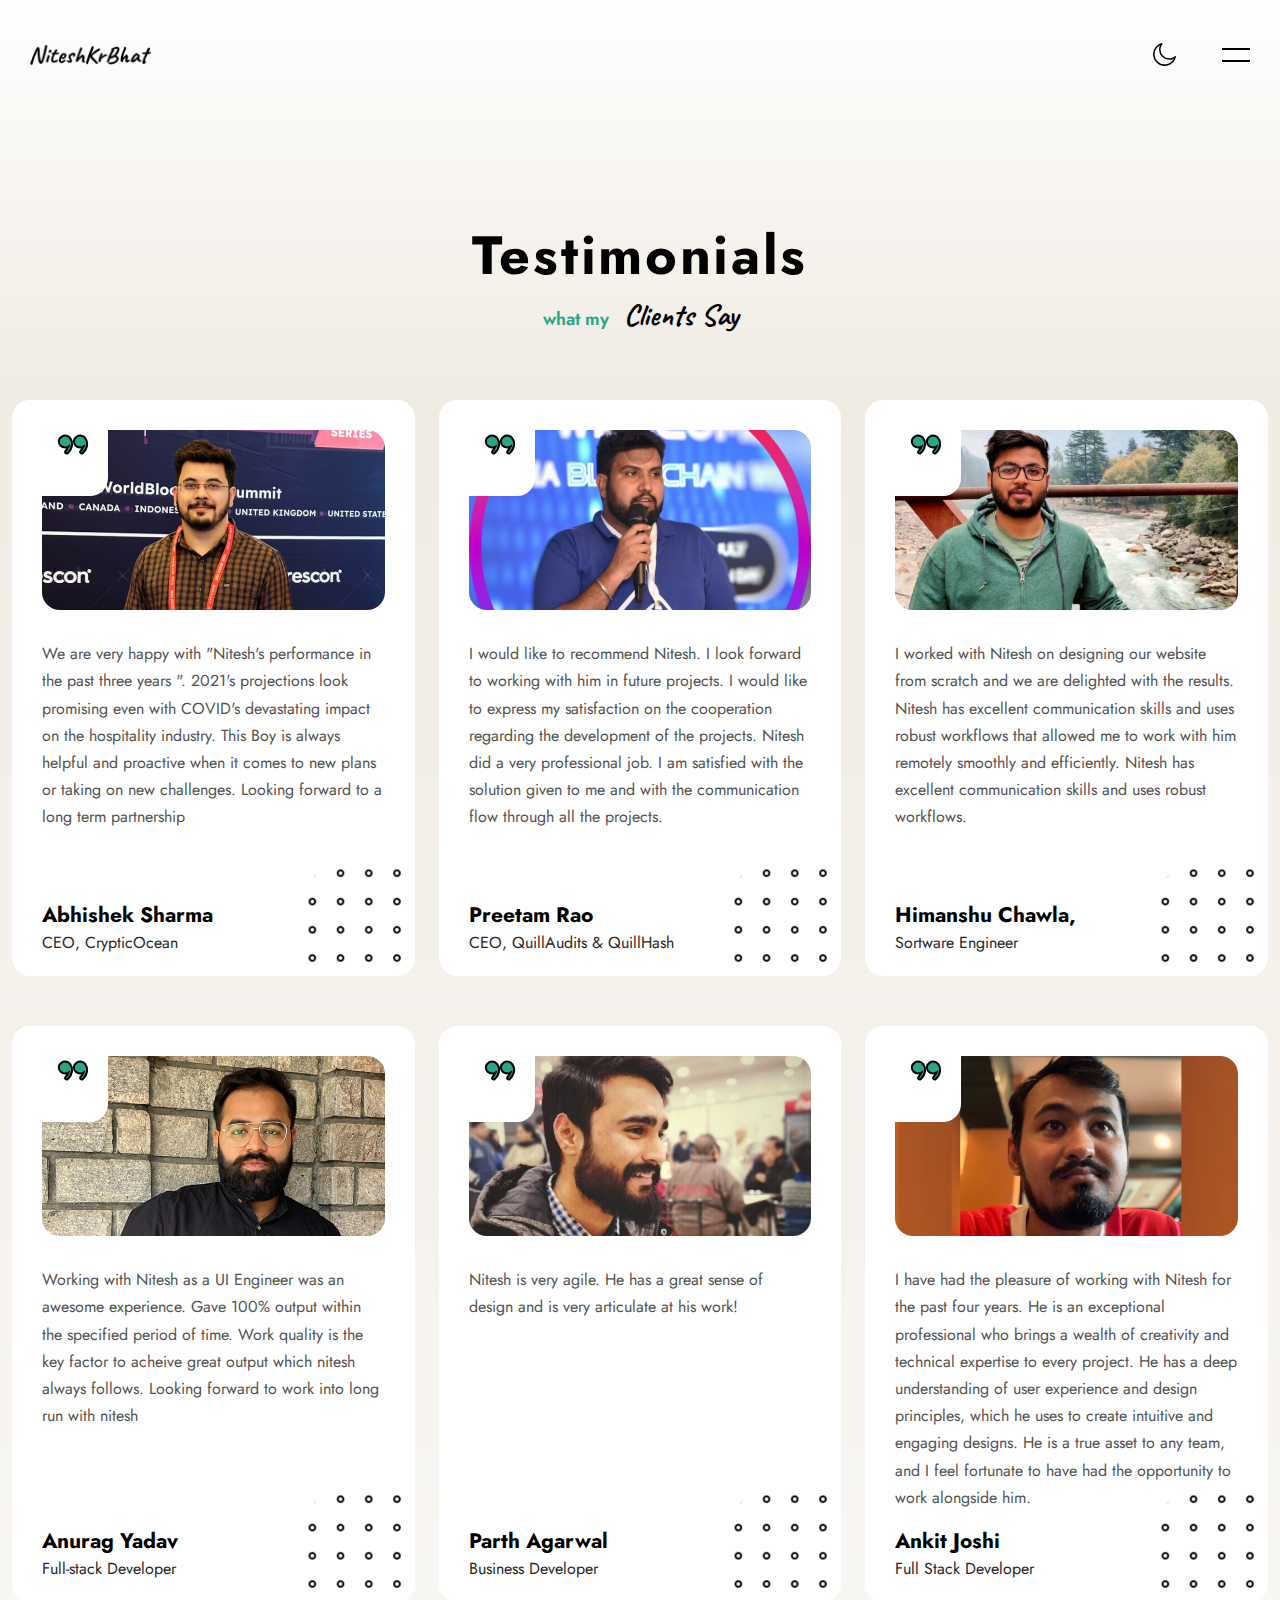
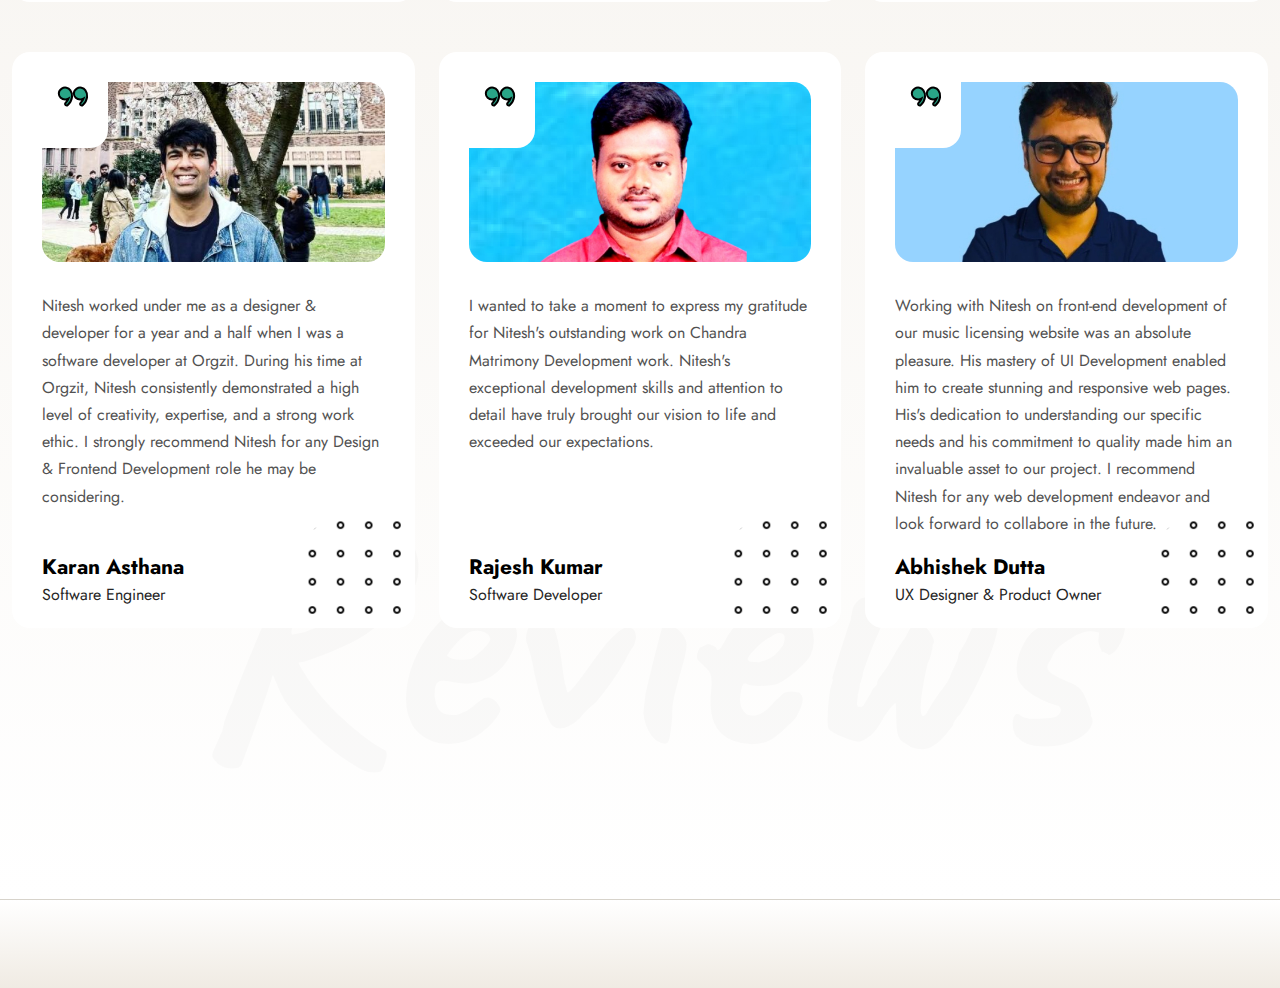
<file: testimonails.html>
<!doctype html>
<html lang="en-US">
    <head>
        <meta charset="UTF-8">
        <meta http-equiv="x-ua-compatible" content="ie=edge">
        <meta name="viewport" content="width=device-width, initial-scale=1">
        <meta name="description" content="Welcome to Niteshkrbhat's portfolio website. Here you can find information about me, my interests, my work, and my professional experience.">
        <meta property="og:url" content="https://niteshkrbhat.in/testimonails">
        <meta property="og:type" content="website">
        <meta property="og:title" content="Niteshkrbhat - Testimonail Page">
        <meta property="og:description" content="Welcome to Niteshkrbhat's portfolio website. Here you can find information about me, my interests, my work, and my professional experience.">
        <meta property="og:image" content="https://niteshkrbhat.in/assets/images/logo.png">
        <meta property="og:image:secure_url" content="https://niteshkrbhat.in/assets/images/logo.png">
        <meta property="og:image:type" content="image/jpeg">
        <meta name="twitter:card" content="summary_large_image">
        <meta name="twitter:site" content="@niteshkrbhat">
        <meta name="twitter:creator" content="@niteshkrbhat">
        <meta name="twitter:title" content="Niteshkrbhat - Testimonail Page">
        <meta name="twitter:description" content="Welcome to Niteshkrbhat's portfolio website. Here you can find information about the projects that i worked in the past few years">
        <meta name="twitter:image" content="https://niteshkrbhat.in/assets/images/logo.png">
        <title>Niteshkrbhat - Testimonail Page</title>
        <meta name="keywords" content="Portfolio website design, Web development portfolio, Freelance web developer, UI/UX design, Front-end development, Back-end development, Freelance Web Designer">
        <meta name="author" content="@niteshkrbhat">
        <link rel="canonical" href="https://niteshkrbhat.in/works">
        <link rel="stylesheet" href="https://fonts.googleapis.com/css?family=Jost%3A0%2C100%3B0%2C200%3B0%2C300%3B0%2C400%3B0%2C500%3B0%2C600%3B0%2C700%3B0%2C800%3B0%2C900%3B1%2C100%3B1%2C200%3B1%2C300%3B1%2C400%3B1%2C500%3B1%2C600%3B1%2C700%3B1%2C800%3B1%2C900%7CCaveat%3A400%3B500%3B600%3B700&#038;display=swap" type="text/css" media="all" >
        <link rel="stylesheet" href="https://fonts.googleapis.com/css?family=Roboto%3A100%2C100italic%2C200%2C200italic%2C300%2C300italic%2C400%2C400italic%2C500%2C500italic%2C600%2C600italic%2C700%2C700italic%2C800%2C800italic%2C900%2C900italic%7CRoboto+Slab%3A100%2C100italic%2C200%2C200italic%2C300%2C300italic%2C400%2C400italic%2C500%2C500italic%2C600%2C600italic%2C700%2C700italic%2C800%2C800italic%2C900%2C900italic&#038;display=auto" type="text/css" media="all" >
        <link rel="stylesheet" href="assets/css/bootstrap.css" type="text/css" media="all" >
        <link rel="stylesheet" href="assets/fonts/css/font-awesome.css" type="text/css" media="all" >
        <link rel="stylesheet" href="assets/css/magnific-popup.css" type="text/css" media="all" >
        <link rel="stylesheet" href="assets/css/splitting.css" type="text/css" media="all" >
        <link rel="stylesheet" href="assets/css/swiper.css" type="text/css" media="all" >
        <link rel="stylesheet" href="assets/css/animate.css" type="text/css" media="all" >
        <link rel="stylesheet" href="assets/css/style.css" type="text/css" media="all" >
        <link rel="stylesheet" href="assets/css/dark.css" type="text/css" media="all" >
        <!-- <link rel="shortcut icon" href="favicon.ico" type="image/x-icon">
        <link rel="icon" href="favicon.ico" type="image/x-icon"> -->
    </head>

    <body class="light-skin">
        <div class="container-page">
            <header class="header">
                <div class="header__builder">
                    <div class="row">
                        <div class="col-xs-4 col-sm-4 col-md-4 col-lg-4">
                            <div class="logo">
                                <a href="/">
                                    <img width="228" height="38" src="assets/images/logo.png" alt="" >
                                </a>
                            </div>
                        </div>
                        <div class="col-xs-8 col-sm-8 col-md-8 col-lg-8 align-right">
                            <a href="#" class="switcher-btn">
                                <span class="sw-before">
                                    <svg xmlns="http://www.w3.org/2000/svg" width="23" height="23" viewBox="0 0 23 23">
                                        <path id="Dark_Theme" data-name="Dark Theme" fill="#000" d="M1759.46,111.076a0.819,0.819,0,0,0-.68.147,8.553,8.553,0,0,1-2.62,1.537,8.167,8.167,0,0,1-2.96.531,8.655,8.655,0,0,1-8.65-8.682,9.247,9.247,0,0,1,.47-2.864,8.038,8.038,0,0,1,1.42-2.54,0.764,0.764,0,0,0-.12-1.063,0.813,0.813,0,0,0-.68-0.148,11.856,11.856,0,0,0-6.23,4.193,11.724,11.724,0,0,0,1,15.387,11.63,11.63,0,0,0,19.55-5.553A0.707,0.707,0,0,0,1759.46,111.076Zm-4.5,6.172a10.137,10.137,0,0,1-14.29-14.145,10.245,10.245,0,0,1,3.38-2.836c-0.14.327-.29,0.651-0.41,1.006a9.908,9.908,0,0,0-.56,3.365,10.162,10.162,0,0,0,10.15,10.189,9.776,9.776,0,0,0,3.49-.62,11.659,11.659,0,0,0,1.12-.473A10.858,10.858,0,0,1,1754.96,117.248Z" transform="translate(-1737 -98)" />
                                    </svg>
                                </span>
                                <span class="sw-after">
                                    <svg xmlns="http://www.w3.org/2000/svg" width="22.22" height="22.313" viewBox="0 0 22.22 22.313">
                                        <path id="Light_Theme" data-name="Light Theme" fill="#fff" d="M1752.49,105.511a5.589,5.589,0,0,0-3.94-1.655,5.466,5.466,0,0,0-3.94,1.655,5.61,5.61,0,0,0,3.94,9.566,5.473,5.473,0,0,0,3.94-1.653,5.643,5.643,0,0,0,1.65-3.957A5.516,5.516,0,0,0,1752.49,105.511Zm-1.06,6.85a4.1,4.1,0,0,1-5.76,0,4.164,4.164,0,0,1,0-5.788A4.083,4.083,0,0,1,1751.43,112.361Zm7.47-3.662h-2.27a0.768,0.768,0,0,0,0,1.536h2.27A0.768,0.768,0,0,0,1758.9,108.7Zm-10.35,8.12a0.777,0.777,0,0,0-.76.769v2.274a0.777,0.777,0,0,0,.76.767,0.786,0.786,0,0,0,.77-0.767v-2.274A0.786,0.786,0,0,0,1748.55,116.819Zm7.85-.531-1.62-1.624a0.745,0.745,0,0,0-1.06,0,0.758,0.758,0,0,0,0,1.063l1.62,1.625a0.747,0.747,0,0,0,1.06,0A0.759,0.759,0,0,0,1756.4,116.288ZM1748.55,98.3a0.777,0.777,0,0,0-.76.768v2.273a0.778,0.778,0,0,0,.76.768,0.787,0.787,0,0,0,.77-0.768V99.073A0.786,0.786,0,0,0,1748.55,98.3Zm7.88,3.278a0.744,0.744,0,0,0-1.06,0l-1.62,1.624a0.758,0.758,0,0,0,0,1.063,0.745,0.745,0,0,0,1.06,0l1.62-1.624A0.758,0.758,0,0,0,1756.43,101.583Zm-15.96,7.116h-2.26a0.78,0.78,0,0,0-.77.768,0.76,0.76,0,0,0,.77.768h2.26A0.768,0.768,0,0,0,1740.47,108.7Zm2.88,5.965a0.745,0.745,0,0,0-1.06,0l-1.62,1.624a0.759,0.759,0,0,0,0,1.064,0.747,0.747,0,0,0,1.06,0l1.62-1.625A0.758,0.758,0,0,0,1743.35,114.664Zm0-11.457-1.62-1.624a0.744,0.744,0,0,0-1.06,0,0.758,0.758,0,0,0,0,1.063l1.62,1.624a0.745,0.745,0,0,0,1.06,0A0.758,0.758,0,0,0,1743.35,103.207Z" transform="translate(-1737.44 -98.313)" />
                                    </svg>
                                </span>
                            </a>

                            <a href="#" class="menu-btn">
                                <span></span>
                                <span></span>
                            </a>

                            <div class="menu-full-overlay">
                                <div class="menu-full-container">
                                    <div class="container">
                                        <div class="row">
                                            <div class="col-xs-12 col-sm-12 col-md-12 col-lg-12">
                                                <div class="menu-full">
                                                    <ul class="menu-full">
                                                        <li class="menu-item">
                                                            <a class="splitting-text-anim-2" data-splitting="chars" href="/">Home</a>
                                                        </li>
                                                        <li class="menu-item">
                                                            <a class="splitting-text-anim-2" data-splitting="chars" href="/#services-section">Services</a>
                                                        </li>
                                                        <li class="menu-item">
                                                            <a class="splitting-text-anim-2" data-splitting="chars" href="/#skills-section">Skills</a>
                                                        </li>
                                                        <li class="menu-item menu-item-has-children has-children">
                                                            <a class="splitting-text-anim-2" data-splitting="chars">Works</a>
                                                            <ul class="sub-menu">
                                                                <li class="menu-item">
                                                                    <a class="splitting-text-anim-1" data-splitting="chars" href="/#works-section">Featured Projects</a>
                                                                </li>
                                                                <li class="menu-item">
                                                                    <a class="splitting-text-anim-1" data-splitting="chars" href="/works">All Projects</a>
                                                                </li>
                                                            </ul>
                                                        </li>
                                                        <li class="menu-item">
                                                            <a class="splitting-text-anim-2" data-splitting="chars" href="/#resume-section">Resume</a>
                                                        </li>
                                                        <li class="menu-item">
                                                            <a class="splitting-text-anim-2" data-splitting="chars" href="/testimonials">Testimonials</a>
                                                        </li>
                                                        <li class="menu-item">
                                                            <a class="splitting-text-anim-2" data-splitting="chars" href="/#contact-section">Contact</a>
                                                        </li>
                                                    </ul>
                                                </div>

                                                <div class="menu-social-links">
                                                    <a target="_blank" rel="nofollow" href="https://www.linkedin.com/in/niteshkrbhat/">
                                                        <i aria-hidden="true" class="fab fa-linkedin"></i>
                                                    </a>
                                                    <a target="_blank" rel="nofollow" href="https://t.me/preacher111">
                                                        <i aria-hidden="true" class="fab fa-telegram"></i>
                                                    </a>
                                                    <a target="_blank" rel="nofollow" href="https://wa.me/7889514480?text=I%20am%20interested%20in%20your%20services.%20How%20to%20get%20started%3F">
                                                        <i aria-hidden="true" class="fab fa-whatsapp"></i>
                                                    </a>
                                                </div>
                                                <div class="v-line-block"><span></span></div>
                                            </div>
                                        </div>
                                    </div>
                                </div>
                                <div class="menu-overlay"></div>
                            </div>
                        </div>
                    </div>
                </div>
            </header>

            <div class="wrapper">
                <section class="section section-inner started-heading">
                    <div class="container">
                        <div class="m-titles align-center">
                            <h1 class="m-title splitting-text-anim-1 scroll-animate" data-splitting="words" data-animate="active">
                                <span> Testimonials </span>
                            </h1>
                            <div class="m-subtitle splitting-text-anim-1 scroll-animate" data-splitting="words" data-animate="active">
                                <span> what my <b>Clients Say</b>
                                </span>
                            </div>
                        </div>
                    </div>
                </section>

                <section class="lui-section lui-gradient-top" id="testimonials-section">
                    <div class="v-line v-line-right">
                        <div class="container">
                            <div class="swiper-container js-testimonials scrolla-element-anim-1 scroll-animate" data-animate="active">
                                <div class="row">
                                    <div class="col-lg-4">
                                        <div class="testimonials-item testimonial-inner">
                                            <div class="image">
                                                <img decoding="async" src="assets/images/clients/abhishek.jpg" alt="Abhishek Sharma" >
                                                <div class="icon">
                                                    <svg xmlns="http://www.w3.org/2000/svg" xmlns:xlink="http://www.w3.org/1999/xlink" width="44px" height="34px">
                                                        <path fill-rule="evenodd" stroke-width="2px" stroke="rgb(0, 0, 0)" fill="rgb(41, 165, 135)" d="M17.360,8.325 C15.490,5.563 11.616,4.762 8.705,6.536 C6.901,7.635 5.815,9.533 5.826,11.567 C5.828,14.854 8.637,17.516 12.101,17.515 C13.290,17.513 14.456,17.192 15.460,16.587 C14.967,17.975 14.049,19.457 12.537,20.942 C11.934,21.533 11.951,22.476 12.574,23.048 C13.198,23.619 14.192,23.604 14.794,23.012 C20.384,17.515 19.658,11.539 17.360,8.333 L17.360,8.325 ZM32.407,8.325 C30.538,5.563 26.663,4.762 23.752,6.536 C21.949,7.635 20.863,9.533 20.873,11.567 C20.875,14.854 23.685,17.516 27.148,17.515 C28.338,17.513 29.503,17.192 30.508,16.587 C30.015,17.975 29.097,19.457 27.585,20.942 C26.982,21.533 26.999,22.476 27.622,23.048 C28.245,23.619 29.239,23.604 29.842,23.012 C35.432,17.515 34.706,11.539 32.407,8.333 L32.407,8.325 Z" />
                                                    </svg>
                                                </div>
                                            </div>
                                            <div class="text lui-text">
                                                <div>
                                                    <p>We are very happy with "Nitesh's performance in the past three years ". 2021's projections look promising even with COVID's devastating impact on the hospitality industry. This Boy  is always helpful and proactive when it comes to new plans or taking on new challenges. Looking forward to a long term partnership</p>
                                                </div>
                                            </div>
                                            <div class="info">
                                                <h6 class="name">
                                                    <span>Abhishek Sharma</span>
                                                </h6>
                                                <div class="author">
                                                    <span>CEO, CrypticOcean</span>
                                                </div>
                                            </div>
                                            <div class="bg-img" style="background-image: url(assets/images/pat-2.png);"></div>
                                        </div>
                                    </div>
                                    <div class="col-lg-4">
                                        <div class="testimonials-item testimonial-inner">
                                            <div class="image">
                                                <img decoding="async" src="assets/images/clients/preetam.jpg" alt="Preetam Rao" >
                                                <div class="icon">
                                                    <svg xmlns="http://www.w3.org/2000/svg" xmlns:xlink="http://www.w3.org/1999/xlink" width="44px" height="34px">
                                                        <path fill-rule="evenodd" stroke-width="2px" stroke="rgb(0, 0, 0)" fill="rgb(41, 165, 135)" d="M17.360,8.325 C15.490,5.563 11.616,4.762 8.705,6.536 C6.901,7.635 5.815,9.533 5.826,11.567 C5.828,14.854 8.637,17.516 12.101,17.515 C13.290,17.513 14.456,17.192 15.460,16.587 C14.967,17.975 14.049,19.457 12.537,20.942 C11.934,21.533 11.951,22.476 12.574,23.048 C13.198,23.619 14.192,23.604 14.794,23.012 C20.384,17.515 19.658,11.539 17.360,8.333 L17.360,8.325 ZM32.407,8.325 C30.538,5.563 26.663,4.762 23.752,6.536 C21.949,7.635 20.863,9.533 20.873,11.567 C20.875,14.854 23.685,17.516 27.148,17.515 C28.338,17.513 29.503,17.192 30.508,16.587 C30.015,17.975 29.097,19.457 27.585,20.942 C26.982,21.533 26.999,22.476 27.622,23.048 C28.245,23.619 29.239,23.604 29.842,23.012 C35.432,17.515 34.706,11.539 32.407,8.333 L32.407,8.325 Z" />
                                                    </svg>
                                                </div>
                                            </div>
                                            <div class="text lui-text">
                                                <div>
                                                    <p>I would like to recommend Nitesh. I look forward to working with him in future projects. I would like to express my satisfaction on the cooperation regarding the development of the projects. Nitesh did a very professional job. I am satisfied with the solution given to me and with the communication flow through all the projects.</p>
                                                </div>
                                            </div>
                                            <div class="info">
                                                <h6 class="name">
                                                    <span>Preetam Rao</span>
                                                </h6>
                                                <div class="author">
                                                    <span>CEO, QuillAudits & QuillHash</span>
                                                </div>
                                            </div>
                                            <div class="bg-img" style="background-image: url(assets/images/pat-2.png);"></div>
                                        </div>
                                    </div>
                                    <div class="col-lg-4">
                                        <div class="testimonials-item testimonial-inner">
                                            <div class="image">
                                                <img decoding="async" src="assets/images/clients/himanshu.jpg" alt="Himanshu Chawla" >
                                                <div class="icon">
                                                    <svg xmlns="http://www.w3.org/2000/svg" xmlns:xlink="http://www.w3.org/1999/xlink" width="44px" height="34px">
                                                        <path fill-rule="evenodd" stroke-width="2px" stroke="rgb(0, 0, 0)" fill="rgb(41, 165, 135)" d="M17.360,8.325 C15.490,5.563 11.616,4.762 8.705,6.536 C6.901,7.635 5.815,9.533 5.826,11.567 C5.828,14.854 8.637,17.516 12.101,17.515 C13.290,17.513 14.456,17.192 15.460,16.587 C14.967,17.975 14.049,19.457 12.537,20.942 C11.934,21.533 11.951,22.476 12.574,23.048 C13.198,23.619 14.192,23.604 14.794,23.012 C20.384,17.515 19.658,11.539 17.360,8.333 L17.360,8.325 ZM32.407,8.325 C30.538,5.563 26.663,4.762 23.752,6.536 C21.949,7.635 20.863,9.533 20.873,11.567 C20.875,14.854 23.685,17.516 27.148,17.515 C28.338,17.513 29.503,17.192 30.508,16.587 C30.015,17.975 29.097,19.457 27.585,20.942 C26.982,21.533 26.999,22.476 27.622,23.048 C28.245,23.619 29.239,23.604 29.842,23.012 C35.432,17.515 34.706,11.539 32.407,8.333 L32.407,8.325 Z" />
                                                    </svg>
                                                </div>
                                            </div>
                                            <div class="text lui-text">
                                                <div>
                                                    <p>I worked with Nitesh on designing our website from scratch and we are delighted with the results. Nitesh has excellent communication skills and uses robust workflows that allowed me to work with him remotely smoothly and efficiently. Nitesh has excellent communication skills and uses robust workflows.</p>
                                                </div>
                                            </div>
                                            <div class="info">
                                                <h6 class="name">
                                                    <span>Himanshu Chawla, </span>
                                                </h6>
                                                <div class="author">
                                                    <span>Sortware Engineer</span>
                                                </div>
                                            </div>
                                            <div class="bg-img" style="background-image: url(assets/images/pat-2.png);"></div>
                                        </div>
                                    </div>
                                    <div class="col-lg-4">
                                        <div class="testimonials-item testimonial-inner">
                                            <div class="image">
                                                <img decoding="async" src="assets/images/clients/anurag.jpg" alt="Anurag Yadav" >
                                                <div class="icon">
                                                    <svg xmlns="http://www.w3.org/2000/svg" xmlns:xlink="http://www.w3.org/1999/xlink" width="44px" height="34px">
                                                        <path fill-rule="evenodd" stroke-width="2px" stroke="rgb(0, 0, 0)" fill="rgb(41, 165, 135)" d="M17.360,8.325 C15.490,5.563 11.616,4.762 8.705,6.536 C6.901,7.635 5.815,9.533 5.826,11.567 C5.828,14.854 8.637,17.516 12.101,17.515 C13.290,17.513 14.456,17.192 15.460,16.587 C14.967,17.975 14.049,19.457 12.537,20.942 C11.934,21.533 11.951,22.476 12.574,23.048 C13.198,23.619 14.192,23.604 14.794,23.012 C20.384,17.515 19.658,11.539 17.360,8.333 L17.360,8.325 ZM32.407,8.325 C30.538,5.563 26.663,4.762 23.752,6.536 C21.949,7.635 20.863,9.533 20.873,11.567 C20.875,14.854 23.685,17.516 27.148,17.515 C28.338,17.513 29.503,17.192 30.508,16.587 C30.015,17.975 29.097,19.457 27.585,20.942 C26.982,21.533 26.999,22.476 27.622,23.048 C28.245,23.619 29.239,23.604 29.842,23.012 C35.432,17.515 34.706,11.539 32.407,8.333 L32.407,8.325 Z" />
                                                    </svg>
                                                </div>
                                            </div>
                                            <div class="text lui-text">
                                                <div>
                                                    <p>Working with Nitesh as a UI Engineer was an awesome experience. Gave 100% output within the specified period of time. Work quality is the key factor to acheive great output which nitesh always follows. Looking forward to work into long run with nitesh</p>
                                                </div>
                                            </div>
                                            <div class="info">
                                                <h6 class="name">
                                                    <span>Anurag Yadav</span>
                                                </h6>
                                                <div class="author">
                                                    <span>Full-stack Developer</span>
                                                </div>
                                            </div>
                                            <div class="bg-img" style="background-image: url(assets/images/pat-2.png);"></div>
                                        </div>
                                    </div>
                                    <div class="col-lg-4">
                                        <div class="testimonials-item testimonial-inner">
                                            <div class="image">
                                                <img decoding="async" src="assets/images/clients/parth.jpg" alt="Parth Agarwal" >
                                                <div class="icon">
                                                    <svg xmlns="http://www.w3.org/2000/svg" xmlns:xlink="http://www.w3.org/1999/xlink" width="44px" height="34px">
                                                        <path fill-rule="evenodd" stroke-width="2px" stroke="rgb(0, 0, 0)" fill="rgb(41, 165, 135)" d="M17.360,8.325 C15.490,5.563 11.616,4.762 8.705,6.536 C6.901,7.635 5.815,9.533 5.826,11.567 C5.828,14.854 8.637,17.516 12.101,17.515 C13.290,17.513 14.456,17.192 15.460,16.587 C14.967,17.975 14.049,19.457 12.537,20.942 C11.934,21.533 11.951,22.476 12.574,23.048 C13.198,23.619 14.192,23.604 14.794,23.012 C20.384,17.515 19.658,11.539 17.360,8.333 L17.360,8.325 ZM32.407,8.325 C30.538,5.563 26.663,4.762 23.752,6.536 C21.949,7.635 20.863,9.533 20.873,11.567 C20.875,14.854 23.685,17.516 27.148,17.515 C28.338,17.513 29.503,17.192 30.508,16.587 C30.015,17.975 29.097,19.457 27.585,20.942 C26.982,21.533 26.999,22.476 27.622,23.048 C28.245,23.619 29.239,23.604 29.842,23.012 C35.432,17.515 34.706,11.539 32.407,8.333 L32.407,8.325 Z" />
                                                    </svg>
                                                </div>
                                            </div>
                                            <div class="text lui-text">
                                                <div>
                                                    <p>Nitesh is very agile. He has a great sense of design and is very articulate at his work!</p>
                                                </div>
                                            </div>
                                            <div class="info">
                                                <h6 class="name">
                                                    <span>Parth Agarwal</span>
                                                </h6>
                                                <div class="author">
                                                    <span>Business Developer</span>
                                                </div>
                                            </div>
                                            <div class="bg-img" style="background-image: url(assets/images/pat-2.png);"></div>
                                        </div>
                                    </div>
                                    <div class="col-lg-4">
                                        <div class="testimonials-item testimonial-inner">
                                            <div class="image">
                                                <img decoding="async" src="assets/images/clients/ankit.jpg" alt="Ankit Joshi" >
                                                <div class="icon">
                                                    <svg xmlns="http://www.w3.org/2000/svg" xmlns:xlink="http://www.w3.org/1999/xlink" width="44px" height="34px">
                                                        <path fill-rule="evenodd" stroke-width="2px" stroke="rgb(0, 0, 0)" fill="rgb(41, 165, 135)" d="M17.360,8.325 C15.490,5.563 11.616,4.762 8.705,6.536 C6.901,7.635 5.815,9.533 5.826,11.567 C5.828,14.854 8.637,17.516 12.101,17.515 C13.290,17.513 14.456,17.192 15.460,16.587 C14.967,17.975 14.049,19.457 12.537,20.942 C11.934,21.533 11.951,22.476 12.574,23.048 C13.198,23.619 14.192,23.604 14.794,23.012 C20.384,17.515 19.658,11.539 17.360,8.333 L17.360,8.325 ZM32.407,8.325 C30.538,5.563 26.663,4.762 23.752,6.536 C21.949,7.635 20.863,9.533 20.873,11.567 C20.875,14.854 23.685,17.516 27.148,17.515 C28.338,17.513 29.503,17.192 30.508,16.587 C30.015,17.975 29.097,19.457 27.585,20.942 C26.982,21.533 26.999,22.476 27.622,23.048 C28.245,23.619 29.239,23.604 29.842,23.012 C35.432,17.515 34.706,11.539 32.407,8.333 L32.407,8.325 Z" />
                                                    </svg>
                                                </div>
                                            </div>
                                            <div class="text lui-text">
                                                <div>
                                                    <p>I have had the pleasure of working with Nitesh for the past four years. He is an exceptional professional who brings a wealth of creativity and technical expertise to every project. He has a deep understanding of user experience and design principles, which he uses to create intuitive and engaging designs. He is a true asset to any team, and I feel fortunate to have had the opportunity to work alongside him.</p>
                                                </div>
                                            </div>
                                            <div class="info">
                                                <h6 class="name">
                                                    <span>Ankit Joshi</span>
                                                </h6>
                                                <div class="author">
                                                    <span>Full Stack Developer</span>
                                                </div>
                                            </div>
                                            <div class="bg-img" style="background-image: url(assets/images/pat-2.png);"></div>
                                        </div>
                                    </div>
                                    <div class="col-lg-4">
                                        <div class="testimonials-item testimonial-inner">
                                            <div class="image">
                                                <img decoding="async" src="assets/images/clients/karan.jpg" alt="Karan Asthana" >
                                                <div class="icon">
                                                    <svg xmlns="http://www.w3.org/2000/svg" xmlns:xlink="http://www.w3.org/1999/xlink" width="44px" height="34px">
                                                        <path fill-rule="evenodd" stroke-width="2px" stroke="rgb(0, 0, 0)" fill="rgb(41, 165, 135)" d="M17.360,8.325 C15.490,5.563 11.616,4.762 8.705,6.536 C6.901,7.635 5.815,9.533 5.826,11.567 C5.828,14.854 8.637,17.516 12.101,17.515 C13.290,17.513 14.456,17.192 15.460,16.587 C14.967,17.975 14.049,19.457 12.537,20.942 C11.934,21.533 11.951,22.476 12.574,23.048 C13.198,23.619 14.192,23.604 14.794,23.012 C20.384,17.515 19.658,11.539 17.360,8.333 L17.360,8.325 ZM32.407,8.325 C30.538,5.563 26.663,4.762 23.752,6.536 C21.949,7.635 20.863,9.533 20.873,11.567 C20.875,14.854 23.685,17.516 27.148,17.515 C28.338,17.513 29.503,17.192 30.508,16.587 C30.015,17.975 29.097,19.457 27.585,20.942 C26.982,21.533 26.999,22.476 27.622,23.048 C28.245,23.619 29.239,23.604 29.842,23.012 C35.432,17.515 34.706,11.539 32.407,8.333 L32.407,8.325 Z" />
                                                    </svg>
                                                </div>
                                            </div>
                                            <div class="text lui-text">
                                                <div>
                                                    <p>Nitesh worked under me as a designer & developer for a year and a half when I was a software developer at Orgzit. During his time at Orgzit, Nitesh consistently demonstrated a high level of creativity, expertise, and a strong work ethic. I strongly recommend Nitesh for any Design & Frontend Development role he may be considering.</p>
                                                </div>
                                            </div>
                                            <div class="info">
                                                <h6 class="name">
                                                    <span>Karan Asthana</span>
                                                </h6>
                                                <div class="author">
                                                    <span>Software Engineer</span>
                                                </div>
                                            </div>
                                            <div class="bg-img" style="background-image: url(assets/images/pat-2.png);"></div>
                                        </div> 
                                    </div>
                                    <div class="col-lg-4">
                                        <div class="testimonials-item testimonial-inner">
                                            <div class="image">
                                                <img decoding="async" src="assets/images/clients/rajesh.jpg" alt="RajeshKumar Chandrasekaran" >
                                                <div class="icon">
                                                    <svg xmlns="http://www.w3.org/2000/svg" xmlns:xlink="http://www.w3.org/1999/xlink" width="44px" height="34px">
                                                        <path fill-rule="evenodd" stroke-width="2px" stroke="rgb(0, 0, 0)" fill="rgb(41, 165, 135)" d="M17.360,8.325 C15.490,5.563 11.616,4.762 8.705,6.536 C6.901,7.635 5.815,9.533 5.826,11.567 C5.828,14.854 8.637,17.516 12.101,17.515 C13.290,17.513 14.456,17.192 15.460,16.587 C14.967,17.975 14.049,19.457 12.537,20.942 C11.934,21.533 11.951,22.476 12.574,23.048 C13.198,23.619 14.192,23.604 14.794,23.012 C20.384,17.515 19.658,11.539 17.360,8.333 L17.360,8.325 ZM32.407,8.325 C30.538,5.563 26.663,4.762 23.752,6.536 C21.949,7.635 20.863,9.533 20.873,11.567 C20.875,14.854 23.685,17.516 27.148,17.515 C28.338,17.513 29.503,17.192 30.508,16.587 C30.015,17.975 29.097,19.457 27.585,20.942 C26.982,21.533 26.999,22.476 27.622,23.048 C28.245,23.619 29.239,23.604 29.842,23.012 C35.432,17.515 34.706,11.539 32.407,8.333 L32.407,8.325 Z" />
                                                    </svg>
                                                </div>
                                            </div>
                                            <div class="text lui-text">
                                                <div>
                                                    <p>I wanted to take a moment to express my gratitude for Nitesh's outstanding work on Chandra Matrimony Development work. Nitesh's exceptional development skills and attention to detail have truly brought our vision to life and exceeded our expectations.</p>
                                                </div>
                                            </div>
                                            <div class="info">
                                                <h6 class="name">
                                                    <span>Rajesh Kumar</span>
                                                </h6>
                                                <div class="author">
                                                    <span>Software Developer</span>
                                                </div>
                                            </div>
                                            <div class="bg-img" style="background-image: url(assets/images/pat-2.png);"></div>
                                        </div>
                                    </div>
                                    <div class="col-lg-4">
                                        <div class="testimonials-item testimonial-inner">
                                            <div class="image">
                                                <img decoding="async" src="assets/images/clients/abhishekdutta.jpg" alt="RajeshKumar Chandrasekaran" >
                                                <div class="icon">
                                                    <svg xmlns="http://www.w3.org/2000/svg" xmlns:xlink="http://www.w3.org/1999/xlink" width="44px" height="34px">
                                                        <path fill-rule="evenodd" stroke-width="2px" stroke="rgb(0, 0, 0)" fill="rgb(41, 165, 135)" d="M17.360,8.325 C15.490,5.563 11.616,4.762 8.705,6.536 C6.901,7.635 5.815,9.533 5.826,11.567 C5.828,14.854 8.637,17.516 12.101,17.515 C13.290,17.513 14.456,17.192 15.460,16.587 C14.967,17.975 14.049,19.457 12.537,20.942 C11.934,21.533 11.951,22.476 12.574,23.048 C13.198,23.619 14.192,23.604 14.794,23.012 C20.384,17.515 19.658,11.539 17.360,8.333 L17.360,8.325 ZM32.407,8.325 C30.538,5.563 26.663,4.762 23.752,6.536 C21.949,7.635 20.863,9.533 20.873,11.567 C20.875,14.854 23.685,17.516 27.148,17.515 C28.338,17.513 29.503,17.192 30.508,16.587 C30.015,17.975 29.097,19.457 27.585,20.942 C26.982,21.533 26.999,22.476 27.622,23.048 C28.245,23.619 29.239,23.604 29.842,23.012 C35.432,17.515 34.706,11.539 32.407,8.333 L32.407,8.325 Z" />
                                                    </svg>
                                                </div>
                                            </div>
                                            <div class="text lui-text">
                                                <div>
                                                    <p>Working with Nitesh on front-end development of our music licensing website was an absolute pleasure. His mastery of UI Development enabled him to create stunning and responsive web pages. His's dedication to understanding our specific needs and his commitment to quality made him an invaluable asset to our project. I recommend Nitesh for any web development endeavor and look forward to collabore in the future.</p>
                                                </div>
                                            </div>
                                            <div class="info">
                                                <h6 class="name">
                                                    <span>Abhishek Dutta</span>
                                                </h6>
                                                <div class="author">
                                                    <span>UX Designer & Product Owner</span>
                                                </div>
                                            </div>
                                            <div class="bg-img" style="background-image: url(assets/images/pat-2.png);"></div>
                                        </div>
                                    </div>
                                </div>
                            </div>
                            <div class="lui-bgtitle">
                                <span> Reviews </span>
                            </div>
                        </div>
                    </div>
                </section>
            </div>

            <div class="footer lui-gradient-bottom">
                <div class="footer__builder">
                    <div class="container">
                        <div class="row">
                            <div class="col-xs-12 col-sm-12 col-md-4 col-lg-4">
                                <div class="social-links scrolla-element-anim-1 scroll-animate" data-animate="active">
                                    <a target="_blank" rel="nofollow" href="https://www.linkedin.com/in/niteshkrbhat/">
                                        <i aria-hidden="true" class="fab fa-linkedin"></i>
                                    </a>
                                    <a target="_blank" rel="nofollow" href="https://t.me/preacher111">
                                        <i aria-hidden="true" class="fab fa-telegram"></i>
                                    </a>
                                    <a target="_blank" rel="nofollow" href="https://wa.me/7889514480?text=I%20am%20interested%20in%20your%20services.%20How%20to%20get%20started%3F">
                                        <i aria-hidden="true" class="fab fa-whatsapp"></i>
                                    </a>
                                </div>
                            </div>
                            <div class="col-xs-12 col-sm-12 col-md-4 col-lg-4">
                                <div class="copyright-text align-center scrolla-element-anim-1 scroll-animate" data-animate="active">
                                   Working Since <strong>2019 - Present</strong>
                                </div>
                            </div>
                        </div>
                    </div>
                </div>
            </div>
        </div>

        <div class="cursor"></div>
        <script src="assets/js/jquery.min.js"></script>
        <script src="assets/js/jquery.validate.min.js"></script>
        <script src="assets/js/bootstrap.js"></script>
        <script src="assets/js/swiper.js"></script>
        <script src="assets/js/splitting.js"></script>
        <script src="assets/js/jarallax.min.js"></script>
        <script src="assets/js/magnific-popup.js"></script>
        <script src="assets/js/imagesloaded.pkgd.js"></script>
        <script src="assets/js/isotope.pkgd.js"></script>
        <script src="assets/js/jquery.scrolla.js"></script>
        <script src="assets/js/skrollr.js"></script>
        <script src="assets/js/jquery.cookie.js"></script>
        <script src="assets/js/typed.js"></script>
        <script src="assets/js/common.js"></script>
    </body>
</html>
</file>
<file: assets/css/splitting.css>
.splitting .word,
.splitting .char {
  display: inline-block;
}

.splitting .char {
  position: relative;
}
.splitting .char::before,
.splitting .char::after {
  content: attr(data-char);
  position: absolute;
  top: 0;
  left: 0;
  visibility: hidden;
  transition: inherit;
  user-select: none;
}

/* Expanded CSS Variables */

.splitting {
  /* The center word index */
  --word-center: calc((var(--word-total) - 1) / 2);

  /* The center character index */
  --char-center: calc((var(--char-total) - 1) / 2);

  /* The center character index */
  --line-center: calc((var(--line-total) - 1) / 2);
}

.splitting .word {
  /* Pecent (0-1) of the word's position */
  --word-percent: calc(var(--word-index) / var(--word-total));

  /* Pecent (0-1) of the line's position */
  --line-percent: calc(var(--line-index) / var(--line-total));
}

.splitting .char {
  /* Percent (0-1) of the char's position */
  --char-percent: calc(var(--char-index) / var(--char-total));

  /* Offset from center, positive & negative */
  --char-offset: calc(var(--char-index) - var(--char-center));

  /* Absolute distance from center, only positive */
  --distance: calc(
     (var(--char-offset) * var(--char-offset)) / var(--char-center)
  );

  /* Distance from center where -1 is the far left, 0 is center, 1 is far right */
  --distance-sine: calc(var(--char-offset) / var(--char-center));

  /* Distance from center where 1 is far left/far right, 0 is center */
  --distance-percent: calc((var(--distance) / var(--char-center)));
}

.splitting.cells img { width: 100%; display: block; }

@supports ( display: grid ) {
  .splitting.cells {
    position: relative;
    overflow: hidden;
    background-size: cover;
    visibility: hidden;
  }

  .splitting .cell-grid {
    background: inherit;
    position: absolute;
    top: 0;
    left: 0;
    width: 100%;
    height: 100%;
    display: grid;
    grid-template: repeat( var(--row-total), 1fr ) / repeat( var(--col-total), 1fr );
  }

  .splitting .cell {
    background: inherit;
    position: relative;
    overflow: hidden;
  }

  .splitting .cell-inner {
    background: inherit;
    position: absolute;
    visibility: visible;
    /* Size to fit the whole container size */
    width: calc(100% * var(--col-total));
    height: calc(100% * var(--row-total));
    /* Position properly */
    left: calc(-100% * var(--col-index));
    top: calc(-100% * var(--row-index));
  }

  /* Helper variables for advanced effects */
  .splitting .cell {
    --center-x: calc((var(--col-total) - 1) / 2);
    --center-y: calc((var(--row-total) - 1) / 2);

    /* Offset from center, positive & negative */
    --offset-x: calc(var(--col-index) - var(--center-x));
    --offset-y: calc(var(--row-index) - var(--center-y));

    /* Absolute distance from center, only positive */
    --distance-x: calc( (var(--offset-x) * var(--offset-x)) / var(--center-x) );

    /* Absolute distance from center, only positive */
    --distance-y: calc( (var(--offset-y) * var(--offset-y)) / var(--center-y) );
  }
}
</file>
<file: assets/css/style.css>
* {
	outline: none;
	box-sizing: border-box;
	-webkit-box-sizing: border-box;
}

::-webkit-input-placeholder {
	color: rgba(0, 0, 0, 0.5);
}

::-moz-placeholder {
	color: rgba(0, 0, 0, 0.5);
}

:-moz-placeholder {
	color: rgba(0, 0, 0, 0.5);
}

:-ms-input-placeholder {
	color: rgba(0, 0, 0, 0.5);
}

html,
body {
	margin: 0;
	padding: 0;
	height: auto !important;
	font-size: 16px;
	color: #262626;
	font-family: "Jost", sans-serif;
	font-weight: 400;
	line-height: 1.7;
	-webkit-font-smoothing: antialiased;
	-webkit-text-size-adjust: 100%;
}

body {
	background-color: #F0EBE3;
}

body.no-scroll {
	overflow: hidden;
}

a {
	color: #29a587;
	text-decoration: none;
	cursor: pointer;
	outline: none;
	transition: all 0.7s cubic-bezier(0.3, 0, 0.3, 1);
	-webkit-transition: all 0.7s cubic-bezier(0.3, 0, 0.3, 1);
}

a:link {
	color: #29a587;
}

a:active {
	color: #29a587;
}

a:visited {
	color: #29a587;
}

a:hover {
	text-decoration: underline;
}

a img {
	border: none;
}

img {
	max-width: 100%;
}

input,
textarea,
button {
	font-family: "Jost";
}

label {
	cursor: pointer;
}

iframe {
	max-width: 100%;
}

.comment-form-cookies-consent input {
	margin-right: 10px;
	position: relative;
	top: 7px;
}

.comment-form-cookies-consent label {
	display: inline-block;
	vertical-align: top;
}

.clear {
	clear: both;
}

b, strong {
	font-weight: 700;
}

/* - Typography */

h1,
h2,
h3,
h4,
h5,
h6,
.m-title {
	font-weight: 400;
	font-family: "Jost";
	margin: 0;
	margin-bottom: 15px;
	color: #000;
	font-weight: 700;
	line-height: 1.3;
}

h1 {
	font-size: 44px;
	text-transform: uppercase;
	letter-spacing: 0.05em;
}

h2, .m-title {
	font-size: 41px;
	text-transform: uppercase;
	letter-spacing: 0.05em;
}

h3 {
	font-size: 38px;
}

h4 {
	font-size: 32px;
}

h5,
.lui-title {
	font-size: 24px;
}

h6 {
	font-size: 21px;
}

.post-content h1,
.post-content h2,
.post-content h3,
.post-content h4,
.post-content h5,
.post-content h6 {
	margin: 0;
	margin-bottom: 30px;
}

p {
	padding: 0;
	margin: 30px 0;
}

strong {
	font-weight: 700;
}

a.lnk,
.lnk {
	height: 22px;
	line-height: 22px;
	position: relative;
	display: inline-block;
	vertical-align: top;
	font-size: 16px;
	color: #000;
	font-weight: 700;
	text-decoration: none;
	transition: all 0.7s cubic-bezier(0.3, 0, 0.3, 1);
	-webkit-transition: all 0.7s cubic-bezier(0.3, 0, 0.3, 1);
}

a.lnk:after,
.lnk:after {
	margin-left: 20px;
	content: "\f061";
	position: relative;
	left: 0;
	top: 1px;
	font-family: 'Font Awesome 5 Free';
	font-weight: 900;
	color: #29a587;
	transition: all 0.3s cubic-bezier(0.3, 0, 0.3, 1);
	-webkit-transition: all 0.3s cubic-bezier(0.3, 0, 0.3, 1);
}

a.lnk:hover:after,
.lnk:hover:after {
	margin-left: 15px;
}

a.btn-lnk,
.btn-lnk {
	padding-left: 70px;
	height: 56px;
	line-height: 56px;
	position: relative;
	display: inline-block;
	vertical-align: top;
	font-size: 13px;
	color: #000;
	font-weight: 700;
	text-transform: uppercase;
	letter-spacing: 0.05em;
	text-decoration: none;
	transition: all 0.7s cubic-bezier(0.3, 0, 0.3, 1);
	-webkit-transition: all 0.7s cubic-bezier(0.3, 0, 0.3, 1);
}

a.btn-lnk:before,
.btn-lnk:before {
	content: '';
	position: absolute;
	left: -1px;
	top: 50%;
	margin-top: -1px;
	height: 2px;
	width: 40px;
	background: #000;
}

a.btn,
.btn,
.elementor a.btn,
.elementor .btn,
button,
input[type="submit"] {
	padding: 0 40px;
	position: relative;
	overflow: hidden;
	display: inline-block;
	vertical-align: top;
	font-size: 13px;
	color: #000;
	font-weight: 700;
	text-transform: uppercase;
	letter-spacing: 0.05em;
	height: 56px;
	line-height: 52px;
	text-align: center;
	text-decoration: none;
	outline: none!important;
	cursor: pointer;
	transition: all 0.7s cubic-bezier(0.3, 0, 0.3, 1);
	-webkit-transition: all 0.7s cubic-bezier(0.3, 0, 0.3, 1);
  border: 2px solid #000;
  background: transparent;
  box-shadow: 5px 5px rgba(0, 0, 0, 0.2);
	border-radius: 56px;
	-webkit-border-radius: 56px;
}

.btn.btn-solid,
.elementor .btn.btn-solid {
	color: #fff;
}

.btn-solid:after,
.elementor .btn-solid:after {
	content: "\f061";
	position: absolute;
	right: 30px;
	top: 0;
	font-family: 'Font Awesome 5 Free';
	font-weight: 900;
	color: #fff;
	transition: all 0.3s cubic-bezier(0.3, 0, 0.3, 1);
	-webkit-transition: all 0.3s cubic-bezier(0.3, 0, 0.3, 1);
	z-index: 2;
}

.btn-solid:hover:after,
.elementor .btn-solid:hover:after {
	right: 35px;
}

input[type="submit"] {
	color: #FFF;
	background: #29a587;
	outline: none;
	cursor: pointer;
}

a.btn:before,
.btn:before,
button:before {
	content: '';
	position: absolute;
	left: 50%;
	top: 50%;
	width: 0%;
	height: 0%;
	background: #29a587;
	transition: all 0.6s cubic-bezier(0.3, 0, 0.3, 1);
	-webkit-transition: all 0.6s cubic-bezier(0.3, 0, 0.3, 1);
	transform: translate(-50%, -50%);
	-webkit-transform: translate(-50%, -50%);
	border-radius: 56px;
	-webkit-border-radius: 56px;
	opacity: 0;
	z-index: -1;
	filter: blur(10px);
}

a.btn:before,
.btn:before,
button:before {
	z-index: 1;
}

.btn span,
button span {
	position: relative;
	z-index: 2;
}

a.btn:hover,
.btn:hover,
button:hover {
	color: #FFF;
	background: #29a587;
}

a.btn:hover:before,
.btn:hover:before,
button:hover:before,
.btn.btn-solid:before, {
	width: calc(100% - 4px);
	height: calc(100% - 4px);
	opacity: 1;
	filter: blur(0px);
}

input[type="text"],
input[type="email"],
input[type="search"],
input[type="password"],
input[type="tel"],
input[type="address"],
input[type="number"],
textarea {
	position: relative;
	padding: 0 30px;
	display: block;
	width: 100%;
	height: 60px;
	font-family: "Jost";
	font-size: 16px;
	color: #000;
	resize: none;
	outline: 0;
	font-weight: 400;
	background: #fff;
	border: 2px solid #000;
	border-radius: 30px;
	-webkit-border-radius: 30px;
	transition: all 0.7s cubic-bezier(0.3, 0, 0.3, 1);
	-webkit-transition: all 0.7s cubic-bezier(0.3, 0, 0.3, 1);
}

textarea {
	height: 140px;
	padding-top: 20px;
	padding-bottom: 20px;
	resize: none;
}

label,
legend {
	display: block;
	padding-bottom: 20px;
	font-family: "Jost";
	font-size: 20px;
}

fieldset {
	border-width: 0;
	padding: 0;
}

input[type="checkbox"],
input[type="radio"] {
	display: inline;
}

label.error {
	padding-top: 5px;
	font-family: "Jost";
	font-size: 14px;
	color: red;
	display: none;
}

ul {
	list-style: disc;
	margin-top: 30px;
	margin-bottom: 30px;
	padding-left: 0px;
	list-style-position: inside;
}

ol {
	list-style: decimal;
	margin-top: 30px;
	margin-bottom: 30px;
	padding-left: 0px;
	list-style-position: inside;
}

ul ul,
ol ol,
ul ol,
ol ul {
	margin-top: 15px;
	margin-bottom: 15px;
	margin-left: 15px;
}

code {
	padding: 0 4px;
	font-size: 14px;
	font-style: italic;
	text-decoration: none;
	display: inline-block;
	vertical-align: middle;
	overflow: auto;
	max-width: 100%;
	white-space: nowrap;
}

pre {
	margin: 30px 0;
	padding: 0;
	max-width: 100%;
	overflow: auto;
	white-space: pre;
	font-size: 14px;
}

mark,
ins {
	text-decoration: none;
}

dt {
	margin-bottom: 5px;
	font-weight: 700;
}

dd {
	margin-top: 0;
	margin-bottom: 30px;
	margin-left: 30px;
}

.block-quote,
blockquote,
.block-quote,
.wp-block-quote,
.wp-block-quote.is-large,
.wp-block-quote.is-style-large,
.wp-block-pullquote {
	position: relative;
	margin: 50px 0 50px 50px;
	padding: 65px 50px 0 50px!important;
	font-family: "Jost";
	font-size: 22px;
	line-height: 1.3;
	color: #000;
	font-weight: 400;
	border-left: 1px solid #000;
}

.block-quote:before,
blockquote:before,
.block-quote:before,
.wp-block-quote:before,
.wp-block-quote.is-large:before,
.wp-block-quote.is-style-large:before,
.wp-block-pullquote:before {
	content: '';
	position: absolute;
	top: 0;
	left: 50px;
	width: 58px;
	height: 44px;
	background: url(../images/quote.svg) no-repeat;
	background-size: contain;
	filter: invert(1);
}

.block-quote p,
blockquote p,
.block-quote p,
.wp-block-quote p,
.wp-block-quote.is-large p,
.wp-block-quote.is-style-large p,
.wp-block-pullquote p {
	font-size: 22px;
	margin-bottom: 0;
	font-style: normal;
}

@media only screen and (max-width: 576px) {
	.block-quote,
	blockquote,
	.block-quote,
	.wp-block-quote,
	.wp-block-quote.is-large,
	.wp-block-quote.is-style-large,
	.wp-block-pullquote {
		font-size: 20px;
		margin: 20px 0;
	}
	.block-quote p,
	blockquote p,
	.block-quote p,
	.wp-block-quote p,
	.wp-block-quote.is-large p,
	.wp-block-quote.is-style-large p,
	.wp-block-pullquote p {
		font-size: 20px;
	}
	.block-quote p br,
	blockquote p br,
	.block-quote p br,
	.wp-block-quote p br,
	.wp-block-quote.is-large p br,
	.wp-block-quote.is-style-large p br,
	.wp-block-pullquote p br {
		display: none;
	}
}

.block-quote cite,
blockquote cite,
.block-quote cite,
.wp-block-quote cite,
.wp-block-quote.is-large cite,
.wp-block-quote.is-style-large cite,
.wp-block-pullquote cite {
	font-family: "Jost";
	font-size: 16px;
	font-style: normal;
	display: block;
	margin-top: 15px;
	position: relative;
	text-align: left;
	font-weight: 700;
	color: #29a587;
}

.block-quote cite em,
blockquote cite em,
.block-quote cite em,
.wp-block-quote cite em,
.wp-block-quote.is-large cite em,
.wp-block-quote.is-style-large cite em,
.wp-block-pullquote cite {
	font-style: normal;
}

.block-quote.has-background blockquote,
.wp-block-quote.has-background blockquote,
.wp-block-quote.is-large.has-background blockquote,
.wp-block-quote.is-style-large.has-background blockquote,
.wp-block-pullquote.has-background blockquote,
blockquote.has-background blockquote {
	padding: 20px 0;
}

.block-quote.has-background:before,
.wp-block-quote.has-background:before,
.wp-block-quote.is-large.has-background:before,
.wp-block-quote.is-style-large.has-background:before,
.wp-block-pullquote.has-background:before,
blockquote.has-background:before {
	left: 10px;
	top: 10px;
}

.block-quote.has-text-align-right::before,
.wp-block-quote.has-text-align-right::before,
.wp-block-pullquote.has-text-align-right::before,
blockquote.has-text-align-right::before {
	left: auto;
	right: 50px;
}

.block-quote.has-text-align-right cite,
.wp-block-quote.has-text-align-right cite,
.wp-block-quote.is-large.has-text-align-right cite,
.wp-block-quote.is-style-large.has-text-align-right cite,
.wp-block-pullquote.has-text-align-right cite,
blockquote.has-text-align-right cite {
	text-align: right;
}

.block-quote cite br,
.wp-block-quote cite br,
.wp-block-quote.is-large cite br,
.wp-block-quote.is-style-large cite br,
.wp-block-pullquote cite br,
blockquote cite br {
	display: none;
}

.wp-block-pullquote {
	padding: 50px!important;
	text-align: left;
}

.wp-block-pullquote blockquote {
	margin-top: 0;
	margin-bottom: 0;
	margin-left: 0;
	padding-top: 0!important;
	padding-left: 0!important;
	padding-bottom: 0;
	border: none;
}

.wp-block-pullquote blockquote:before {
	display: none;
}

.wp-block-cover-image .wp-block-subhead:not(.has-text-color),
.wp-block-cover-image h1:not(.has-text-color),
.wp-block-cover-image h2:not(.has-text-color),
.wp-block-cover-image h3:not(.has-text-color),
.wp-block-cover-image h4:not(.has-text-color),
.wp-block-cover-image h5:not(.has-text-color),
.wp-block-cover-image h6:not(.has-text-color),
.wp-block-cover-image p:not(.has-text-color),
.wp-block-cover .wp-block-subhead:not(.has-text-color),
.wp-block-cover h1:not(.has-text-color),
.wp-block-cover h2:not(.has-text-color),
.wp-block-cover h3:not(.has-text-color),
.wp-block-cover h4:not(.has-text-color),
.wp-block-cover h5:not(.has-text-color),
.wp-block-cover h6:not(.has-text-color),
.wp-block-cover p:not(.has-text-color) {
	color: #fff;
}

.bypostauthor {
	border-top: none;
}

.wp-block-table {
	margin: 30px 0;
}

.wp-block-table table {
	margin: 0!important;
}

.wp-block-calendar a {
	text-decoration: none;
	color: #29a587;
}

.wp-block-column p:first-child,
.wp-block-column ul:first-child,
.wp-block-column ol:first-child,
.wp-block-column blockquote:first-child {
	margin-top: 0;
}

.wp-block-column p:last-child,
.wp-block-column ul:last-child,
.wp-block-column ol:last-child,
.wp-block-column blockquote:last-child {
	margin-bottom: 0;
}

.wp-block-columns {
	margin-bottom: 1.2rem;
}

.post-content .has-medium-font-size {
	line-height: 1.6;
}

.post-content .has-large-font-size {
	line-height: 1.4;
}

input[type=checkbox],
input[type=radio] {
	display: inline-block;
	vertical-align: top;
}

.blocks-gallery-caption {
	margin-bottom: 2rem;
}

.wp-caption-text,
.wp-block-image figcaption,
.wp-block-video figcaption,
.wp-block-embed figcaption {
	padding: 10px;
}

select,
.custom-select {
	background-color: transparent;
	border: 1px solid #999;
	border-radius: 6px;
	-webkit-box-shadow: none;
	box-shadow: none;
	color: #000;
	line-height: 1;
	height: 48px;
	padding: 0 20px;
	position: relative;
	width: 100%;
	-webkit-appearance: none;
	-moz-appearance: none;
	appearance: none;
	font-size: 16px;
}

select,
.custom-select {
	background: url(../images/caret-down.svg) no-repeat right 20px center/12px 12px;
}

.wp-caption-text,
.wp-block-image figcaption,
.wp-block-video figcaption,
.wp-block-embed figcaption {
	max-width: 100%;
	margin: 0;
	padding: 10px 10px 0 10px;
	text-align: center;
	font-size: 14px;
	font-style: italic;
	opacity: 0.75;
}

.wp-block-button {
	margin-bottom: 30px;
}

.post-content .gallery {
	margin: 0 -15px;
	font-size: 0;
}

.post-content .gallery .gallery-item {
	padding: 15px;
	display: inline-block;
	vertical-align: top;
	width: 33.333%;
	text-align: center;
}

.post-content .gallery.gallery-columns-1 .gallery-item {
	width: 100%;
}

.post-content .gallery.gallery-columns-2 .gallery-item {
	width: 50%;
}

.post-content .gallery.gallery-columns-3 .gallery-item {
	width: 33.333%;
}

.post-content .gallery.gallery-columns-4 .gallery-item {
	width: 25%;
}

.post-content .gallery.gallery-columns-5 .gallery-item {
	width: 20%;
}

.gallery-item .wp-caption-text.gallery-caption {
	padding-top: 10px;
	font-size: 0.875rem;
}

hr {
	border-top: 1px solid #8d99a7;
}

.wp-block-button {
	margin-bottom: 1.2rem;
	line-height: normal;
}

.wp-block-button__link {
	-webkit-box-shadow: none;
	box-shadow: none;
	display: inline-block;
	margin: 0;
	text-align: center;
	text-decoration: none;
	overflow-wrap: break-word;
	background-color: #29a587;
	border: 1px solid #29a587;
	border-radius: 28px;
	color: #fff;
	cursor: pointer;
	font-size: .87rem;
	font-weight: 600;
	letter-spacing: .1rem;
	line-height: 1.6;
	overflow: hidden;
	padding: .8rem 2rem;
	position: relative;
	text-transform: uppercase;
	z-index: 1;
}

.is-style-squared .wp-block-button__link {
	border-radius: 0;
}

.is-style-outline .wp-block-button__link {
	background-color: transparent;
	color: #29a587;
	border: 1px solid #29a587;
}

.post-content .wp-block-archives {
	margin: 2rem 0;
}

.wp-block-latest-posts.wp-block-latest-posts__list {
	padding-left: 0;
}

.wp-block-search {
	margin-bottom: 1.9rem;
	position: relative;
	max-width: 300px;
}


/* - Alignment */

.align-center {
	text-align: center !important;
}

.align-right {
	text-align: right !important;
}

.align-left {
	text-align: left !important;
}

.pull-right {
	float: right !important;
}

.pull-left {
	float: left !important;
}

.pull-none {
	float: none !important;
}

.alignright {
	margin-left: 30px!important;
	margin-bottom: 30px!important;
	float: right;
	max-width: 50%;
}

.alignleft {
	margin-right: 30px!important;
	margin-bottom: 30px!important;
	float: left;
	max-width: 50%;
}

.aligncenter {
	margin-left: auto!important;
	margin-right: auto!important;
	display: block;
}

.full-width {
	max-width: 100%;
	width: 100%;
}

.full-max-width {
	max-width: 100%;
	width: auto;
}

.centrize {
	display: table;
	table-layout: fixed;
	height: 100%;
	position: relative;
	top: 0;
	left: 0;
	z-index: 2;
}

.vertical-center {
	display: table-cell;
	vertical-align: middle;
}

.text-uppercase {
	text-transform: uppercase !important;
}

.text-lowercase {
	text-transform: lowercase !important;
}

.text-capitalize {
	text-transform: capitalize !important;
}

.text-regular {
	font-weight: 400 !important;
}

.text-bold {
	font-weight: 700 !important;
}

.text-italic {
	font-style: italic !important;
}

.alert-success {
	color: green;
	font-size: 18px;
}


/* - Wrapper */

.container-page {
	position: relative;
	overflow: hidden;
	min-height: 50vh;
}

.wrapper, .container {
	position: relative;
}

.container {
	max-width: 1300px;
}

.lui-section {
	padding-bottom: 220px;
}

.disabled {
	display: none;
}

.v-line-block {
	position: absolute;
	left: -100px;
	top: -70px;
	bottom: -30px;
	width: 2px;
	background: #000;
	z-index: 3;
	pointer-events: none;
}

.v-line-left .v-line-block {
	left: -100px;
	right: auto;
}

.v-line-right .v-line-block {
	left: auto;
	right: -100px;
}

.hero-started .v-line-block {
	bottom: -70px;
}

.v-line-block span {
	position: absolute;
	bottom: -188px;
	left: -168px;
	width: 226px;
	height: 226px;
	background-image: url(../images/pat-1.png);
	background-repeat: no-repeat;
	background-size: contain;
	display: block;
}

.v-line-right .v-line-block span {
	left: auto;
	right: -168px;
}

.v-line-block:before {
	content: '';
	position: absolute;
	left: -15px;
	top: -15px;
	width: 30px;
	height: 30px;
	background: #fff;
	border: 2px solid #000;
	border-radius: 30px;
	box-shadow: 5px 5px rgb(0 0 0 / 20%);
	z-index: 1;
}

.v-line-block:after {
	content: '';
	position: absolute;
	left: -15px;
	bottom: -15px;
	width: 30px;
	height: 30px;
	background: #fff;
	border: 2px solid #000;
	border-radius: 30px;
	box-shadow: 5px 5px rgb(0 0 0 / 20%);
	z-index: 1;
}

.v-line-top .v-line-block span {
	bottom: auto;
	top: -188px;
}

.portfolio-template .wrapper .v-line-block {
	top: 0;
	bottom: -600px;
}


/* - Breadcrumbs */

.breadcrumbs {
	position: relative;
	margin-top: 0;
	margin-bottom: 40px;
	font-size: 0;
	float: left;
	z-index: 2;
}

.breadcrumbs a,
.breadcrumbs span {
	position: relative;
	display: inline-block;
	vertical-align: top;
	font-size: 16px;
	line-height: 19px;
	color: #222;
	text-decoration: none;
}

.breadcrumbs a {
	color: #1979D5;
	text-decoration: none;
}

.breadcrumbs a:hover {
	text-decoration: underline;
}


/* - Preloader */

.preloader {
	position: fixed;
	top: 0;
	left: 0;
	width: 100%;
	height: 0%;
	text-align: center;
	z-index: 1000;
}

.preloader .centrize {
	height: 100vh;
}

.preloader:before {
	content: '';
	position: absolute;
	left: -10vw;
	top: -20vh;
	width: 120vw;
	height: 120vh;
	background: #fff;
}

.preloader .spinner {
	display: inline-block;
	width: 15px;
	height: 15px;
	background: #29a587;
	border-radius: 15px;
	-webkit-animation: spinner 0.75s cubic-bezier(0.17, 0.37, 0.43, 0.67) infinite;
	animation: spinner 0.75s cubic-bezier(0.17, 0.37, 0.43, 0.67) infinite;
}

.preloader .spinner-logo {
	position: relative;
	margin: 0 auto;
	width: 114px;
	font-size: 0;
}

.preloader .spinner-logo img {
	margin-bottom: 30px;
	max-width: 100%;
}

.preloader .spinner.spinner-line {
	position: absolute;
	left: 0;
	bottom: 0;
	width: 100%;
	height: 2px;
	background: #29a587;
	border-radius: 0;
	-webkit-animation: spinnerline 1s cubic-bezier(0.17, 0.37, 0.43, 0.67) infinite;
	animation: spinnerline 1s cubic-bezier(0.17, 0.37, 0.43, 0.67) infinite;
}

.preloader .spinner-dot {
	position: absolute;
	left: 0;
	bottom: 0;
	width: 100%;
	height: 2px;
	background: rgba(255,255,255,0.2);
	border-radius: 0;
}

.preloader.loaded:before {
	-webkit-animation: preloader 0.75s cubic-bezier(0.3, 0, 0.3, 1) forwards;
	animation: preloader 0.75s cubic-bezier(0.3, 0, 0.3, 1) forwards;
}

@-webkit-keyframes preloader {
	0% {
		-webkit-transform: translate3d(0, 0, 0) skew(-10deg, -10deg);
		transform: translate3d(0, 0, 0) skew(-10deg, -10deg);
	}
	100% {
		-webkit-transform: translate3d(0, -100%, 0) skew(0deg);
		transform: translate3d(0, -100%, 0) skew(0deg);
	}
}

@-webkit-keyframes spinner {
	0% {
		width: 15px;
	}
	50% {
		width: 50px;
	}
	100% {
		width: 15px;
	}
}

@keyframes spinner {
	0% {
		width: 15px;
	}
	50% {
		width: 50px;
	}
	100% {
		width: 15px;
	}
}

@-webkit-keyframes spinnerline {
	0% {
		width: 0;
		left: 0;
		right: auto;
	}
	50% {
		width: 100%;
		left: 0;
		right: auto;
	}
	51% {
		width: 100%;
		left: auto;
		right: 0;
	}
	100% {
		width: 0;
		left: auto;
		right: 0;
	}
}

@keyframes spinnerline {
	0% {
		width: 0;
		left: 0;
		right: auto;
	}
	50% {
		width: 100%;
		left: 0;
		right: auto;
	}
	51% {
		width: 100%;
		left: auto;
		right: 0;
	}
	100% {
		width: 0;
		left: auto;
		right: 0;
	}
}


/* - Cursor */

.cursor {
	position: fixed;
	top: 0;
	left: 0;
	width: 30px;
	height: 30px;
	opacity: 1;
	background: rgba(0, 0, 0, 0.2);
	border: 1px solid transparent;
	-o-transition: width 0.3s cubic-bezier(0.3, 0, 0.3, 1), height 0.3s cubic-bezier(0.3, 0, 0.3, 1), background 0.3s cubic-bezier(0.3, 0, 0.3, 1), margin 0.3s cubic-bezier(0.3, 0, 0.3, 1), opacity 0.7s cubic-bezier(0.3, 0, 0.3, 1);
	transition: width 0.3s cubic-bezier(0.3, 0, 0.3, 1), height 0.3s cubic-bezier(0.3, 0, 0.3, 1), background 0.3s cubic-bezier(0.3, 0, 0.3, 1), margin 0.3s cubic-bezier(0.3, 0, 0.3, 1), opacity 0.7s cubic-bezier(0.3, 0, 0.3, 1);
	-webkit-transition: width 0.3s cubic-bezier(0.3, 0, 0.3, 1), height 0.3s cubic-bezier(0.3, 0, 0.3, 1), background 0.3s cubic-bezier(0.3, 0, 0.3, 1), margin 0.3s cubic-bezier(0.3, 0, 0.3, 1), opacity 0.7s cubic-bezier(0.3, 0, 0.3, 1);
	z-index: 999;
	pointer-events: none;
	border-radius: 100%;
	-moz-border-radius: 100%;
	-webkit-border-radius: 100%;
	-khtml-border-radius: 100%;
}

.cursor.cursor-zoom {
	margin-top: -25px;
	margin-left: -25px;
	width: 80px;
	height: 80px;
	background: rgba(0, 0, 0, 0);
	border-color: rgba(0, 0, 0, 0.5);
}


/* - Swiper */

.swiper-container {
	width: 100%;
	height: 100%;
}

.swiper-slide {
	display: -webkit-box;
	display: -ms-flexbox;
	display: flex;
	-webkit-box-pack: center;
	-ms-flex-pack: center;
	justify-content: center;
	-webkit-box-align: center;
	-ms-flex-align: center;
	align-items: center;
}

.swiper-container .swiper-pagination.swiper-pagination-bullets,
.swiper-container .swiper-container-horizontal>.swiper-pagination-bullets {
	position: relative;
	display: inline-block;
	width: auto;
}

.swiper-pagination.swiper-pagination-bullets:before {
	position: absolute;
	left: 0;
	top: 50%;
	content: '';
	width: 100%;
	height: 2px;
	background: #000;
	display: block;
}

.swiper-pagination.swiper-pagination-bullets .swiper-pagination-bullet {
	width: 8px;
	height: 8px;
	position: relative;
	top: 0;
	display: inline-block;
	border-radius: 50%;
	background: #fff;
	opacity: 1!important;
	position: relative;
	border: 2px solid #000;
	transition: all 0.3s cubic-bezier(0.3, 0, 0.3, 1);
	-webkit-transition: all 0.3s cubic-bezier(0.3, 0, 0.3, 1);
}

.swiper-pagination.swiper-pagination-bullets .swiper-pagination-bullet {
	margin: 0 10px;
}

.swiper-pagination.swiper-pagination-bullets .swiper-pagination-bullet:first-child {
	margin-left: 0;
}

.swiper-pagination.swiper-pagination-bullets .swiper-pagination-bullet:last-child {
	margin-right: 0;
}

.swiper-pagination.swiper-pagination-bullets .swiper-pagination-bullet.swiper-pagination-bullet-active {
	width: 13px;
	height: 13px;
	top: 2px;
	background: #29a587;
}

.swiper-button-prev.swiper-button-disabled,
.swiper-button-next.swiper-button-disabled {
	pointer-events: none !important;
}


/* - Animations */

.splitting-text-anim-1 .char,
.splitting-text-anim-1 .word,
.splitting-text-anim-1 .line,
.splitting-text-anim-2 .char,
.splitting-text-anim-2 .word,
.splitting-text-anim-2 .line {
	-webkit-transition: opacity 0.3s linear, color 0.3s linear, -webkit-transform 0.3s cubic-bezier(0.3, 0, 0.3, 1);
	transition: opacity 0.3s linear, color 0.3s linear, -webkit-transform 0.3s cubic-bezier(0.3, 0, 0.3, 1);
	-o-transition: transform 0.3s cubic-bezier(0.3, 0, 0.3, 1), opacity 0.3s linear, color 0.3s linear;
	transition: transform 0.3s cubic-bezier(0.3, 0, 0.3, 1), opacity 0.3s linear, color 0.3s linear;
	transition: transform 0.3s cubic-bezier(0.3, 0, 0.3, 1), opacity 0.3s linear, color 0.3s linear, -webkit-transform 0.3s cubic-bezier(0.3, 0, 0.3, 1);
	-webkit-transform: translate(0, 5px);
	-ms-transform: translate(0, 5px);
	transform: translate(0, 5px);
	opacity: 0;
}

.splitting-text-anim-1.animate__active .char,
.splitting-text-anim-1.animate__active .word,
.splitting-text-anim-1.animate__active .line,
.splitting-text-anim-2.animate__active .char,
.splitting-text-anim-2.animate__active .word,
.splitting-text-anim-2.animate__active .line {
	-webkit-transform: translate(0, 0);
	-ms-transform: translate(0, 0);
	transform: translate(0, 0);
	opacity: 1;
}

.splitting-text-anim-1 .char {
	-webkit-transition-delay: calc(50ms * var(--char-index));
	-o-transition-delay: calc(50ms * var(--char-index));
	transition-delay: calc(50ms * var(--char-index));
}

.splitting-text-anim-1 .word {
	-webkit-transition-delay: calc(50ms * var(--word-index));
	-o-transition-delay: calc(50ms * var(--word-index));
	transition-delay: calc(50ms * var(--word-index));
}

.splitting-text-anim-1 .line {
	-webkit-transition-delay: calc(50ms * var(--line-index));
	-o-transition-delay: calc(50ms * var(--line-index));
	transition-delay: calc(50ms * var(--line-index));
}

.splitting-text-anim-2 .char {
	-webkit-transition-delay: calc(25ms * var(--char-index));
	-o-transition-delay: calc(25ms * var(--char-index));
	transition-delay: calc(25ms * var(--char-index));
}

.splitting-text-anim-2 .word {
	-webkit-transition-delay: calc(25ms * var(--word-index));
	-o-transition-delay: calc(25ms * var(--word-index));
	transition-delay: calc(25ms * var(--word-index));
}

.splitting-text-anim-2 .line {
	-webkit-transition-delay: calc(25ms * var(--line-index));
	-o-transition-delay: calc(25ms * var(--line-index));
	transition-delay: calc(25ms * var(--line-index));
}

.scrolla-element-anim-1 {
	-webkit-transition: opacity 0.4s linear, color 0.3s linear, -webkit-transform 0.7s cubic-bezier(0.3, 0, 0.3, 1);
	transition: opacity 0.4s linear, color 0.3s linear, -webkit-transform 0.7s cubic-bezier(0.3, 0, 0.3, 1);
	-o-transition: transform 0.7s cubic-bezier(0.3, 0, 0.3, 1), opacity 0.4s linear, color 0.3s linear;
	transition: transform 0.7s cubic-bezier(0.3, 0, 0.3, 1), opacity 0.4s linear, color 0.3s linear;
	transition: transform 0.7s cubic-bezier(0.3, 0, 0.3, 1), opacity 0.4s linear, color 0.3s linear, -webkit-transform 0.7s cubic-bezier(0.3, 0, 0.3, 1);
	-webkit-transform: translate(0, 10px);
	-ms-transform: translate(0, 10px);
	transform: translate(0, 10px);
	opacity: 0;
	-webkit-transition-delay: 150ms;
	-o-transition-delay: 150ms;
	transition-delay: 150ms;
}

.scrolla-element-anim-1.animate__active, .animate-active .scrolla-element-anim-1 {
	-webkit-transform: translate(0, 0);
	-ms-transform: translate(0, 0);
	transform: translate(0, 0);
	opacity: 1;
}

.animate-active .splitting-text-anim-1 .char,
.animate-active .splitting-text-anim-1 .word,
.animate-active .splitting-text-anim-1 .line,
.animate-active .splitting-text-anim-2 .char,
.animate-active .splitting-text-anim-2 .word,
.animate-active .splitting-text-anim-2 .line {
	-webkit-transform: translate(0, 0) scale(1);
	-ms-transform: translate(0, 0) scale(1);
	transform: translate(0, 0) scale(1);
	opacity: 1;
}


/**
* Header
**/

.header {
	padding: 30px;
	position: absolute;
	left: 0;
	top: 0;
	width: 100%;
	z-index: 90;
	transition: all 0.3s cubic-bezier(0.3, 0, 0.3, 1);
	-moz-transition: all 0.3s cubic-bezier(0.3, 0, 0.3, 1);
	-webkit-transition: all 0.3s cubic-bezier(0.3, 0, 0.3, 1);
	-o-transition: all 0.3s cubic-bezier(0.3, 0, 0.3, 1);
}

.header.opened {
	overflow: auto;
	-webkit-overflow-scrolling: touch;
	height: 100vh;
}

.header.sticky {
	position: fixed;
	top: 0;
	transform: translateZ(0) translateY(0);
	-webkit-transform: translateZ(0)  translateY(0);
}

@media screen and (max-width: 1200px) {
	.header.sticky {
		background: #fff;
	}
}

@media screen and (min-width: 1200px) {
	.header.animate-in {
		animation: header_animate_one 0.8s cubic-bezier(0.3, 0, 0.3, 1) 0s forwards;
	}

	.header.animate-out {
		animation: header_animate_two 0.8s cubic-bezier(0.3, 0, 0.3, 1) 0s forwards;
	}

	@keyframes header_animate_one {
		0% {
			transform: translateZ(0) translateY(-100px);
		}
		100% {
			transform: translateZ(0) translateY(0px);
		}
	}

	@keyframes header_animate_two {
		0% {
			transform: translateZ(0) translateY(0px);
		}
		100% {
			transform: translateZ(0) translateY(-100px);
		}
	}
}

.admin-bar .header.sticky {
	top: 32px;
}

.header.default-sticky {
	background: #18181b;
}

.header .navbar {
	padding: 0;
	position: relative;
	height: 50px;
	z-index: 3;
}

.header.sticky .navbar.default:before {
	content: '';
	position: absolute;
	left: -40px;
	right: -40px;
	top: -30px;
	bottom: -30px;
	background: #fff;
}

.header .navbar:after {
	content: '';
	position: relative;
	clear: both;
	display: block;
}

.header .header__builder > .row {
	align-items: center;
}

.header .logo {
	position: relative;
	margin-right: 30px;
	float: left;
	width: 121px;
	font-size: 0;
}

.header .logo a {
	display: -webkit-box;
	display: -ms-flexbox;
	display: flex;
	-webkit-box-pack: center;
	-ms-flex-pack: center;
	justify-content: center;
	-webkit-box-align: center;
	-ms-flex-align: center;
	align-items: center;
	width: 100%;
	height: 50px;
}

.header .logo img {
	max-width: 100%;
	height: auto;
	transition: all 0.3s cubic-bezier(0.3, 0, 0.3, 1);
	-moz-transition: all 0.3s cubic-bezier(0.3, 0, 0.3, 1);
	-webkit-transition: all 0.3s cubic-bezier(0.3, 0, 0.3, 1);
	-o-transition: all 0.3s cubic-bezier(0.3, 0, 0.3, 1);
}

.header .dropdown-toggle::after {
	vertical-align: .155em;
}

.switcher-btn {
	margin-right: 40px;
	position: relative;
	display: inline-block;
	vertical-align: middle;
	width: 25px;
	height: 30px;
	text-align: center;
}

.switcher-btn .sw-before, .switcher-btn .sw-after {
    position: absolute;
    top: 50%;
    left: 50%;
    margin: -12px 0 0 -12px;
    width: 24px;
    height: 24px;
    line-height: 0;
}

.switcher-btn .sw-before svg, .switcher-btn .sw-after svg {
	max-width: 25px;
}

.switcher-btn .sw-before svg {
	opacity: 1;
	pointer-events: auto;
	visibility: visible;
}

.switcher-btn .sw-after svg {
	opacity: 0;
	pointer-events: none;
	visibility: hidden;
}

.switcher-btn.active .sw-before svg {
	opacity: 0;
	pointer-events: none;
	visibility: hidden;
}

.switcher-btn.active .sw-after svg {
	opacity: 1;
	pointer-events: auto;
	visibility: visible;
}

.menu-btn {
	margin-top: -14px;
	position: absolute;
	top: 50%;
	right: 0;
	height: 30px;
	width: 28px;
}

.header__builder .menu-btn,
.elementor-editor-active .menu-btn {
	margin-top: 0;
	margin-left: auto;
	position: relative;
	top: 0;
	display: block;
	z-index: 3;
}

.menu-btn span {
	margin-top: 0;
	position: absolute;
	left: 0;
	top: 8px;
	width: 100%;
	height: 2px;
	display: block;
	background: #000;
	transition: all 0.3s cubic-bezier(0.3, 0, 0.3, 1);
	-webkit-transition: all 0.3s cubic-bezier(0.3, 0, 0.3, 1);
}

.menu-btn span:last-child {
	top: auto;
	bottom: 8px;
}

.menu-btn.no-touch,
.menu-overlay.no-touch {
	pointer-events: none;
}

.menu-btn.active:before {
	opacity: 0;
}

.menu-btn.active span {
	top: 14px;
	-ms-transform: rotate(-45deg);
	transform: rotate(-45deg);
	-webkit-transform: rotate(-45deg);
	-moz-transform: rotate(-45deg);
	-o-transform: rotate(-45deg);
}

.menu-btn.active span:last-child {
	-ms-transform: rotate(45deg);
	transform: rotate(45deg);
	-webkit-transform: rotate(45deg);
	-moz-transform: rotate(45deg);
	-o-transform: rotate(45deg);
}

.menu-full-overlay {
	position: fixed;
	right: -612px;
	top: 0;
	width: 512px;
	height: 100%;
	z-index: 2;
	visibility: hidden;
	opacity: 0;
	pointer-events: none;
	transition: all 1s cubic-bezier(0.3, 0, 0.3, 1);
	-webkit-transition: all 1s cubic-bezier(0.3, 0, 0.3, 1);
}

.menu-full-overlay:before {
	content: '';
	position: absolute;
	left: 0;
	top: 0;
	width: 100%;
	height: 100%;
	background: #fff;
	transition: all 1s cubic-bezier(0.3, 0, 0.3, 1);
	-webkit-transition: all 1s cubic-bezier(0.3, 0, 0.3, 1);
	-webkit-transform: skew(10deg, 0deg);
	transform: skew(10deg, 0deg);
}

.menu-full-overlay.is-open:before {
	-webkit-transform: skew(0deg, 0deg);
	transform: skew(0deg, 0deg);
}

.menu-full-overlay.visible {
	visibility: visible;
	pointer-events: auto;
	opacity: 1;
}

.menu-full-overlay.is-open {
	right: 0;
}

.menu-full-overlay.has-scroll .menu-full-container {
	overflow: auto;
}

.menu-full-overlay .v-line-block {
	left: 75px;
	top: 0;
	opacity: 0;
	transition: all 0.5s cubic-bezier(0.3, 0, 0.3, 1);
	-webkit-transition: all 0.5s cubic-bezier(0.3, 0, 0.3, 1);
}

.menu-full-overlay .v-line-block span {
	top: -188px;
	bottom: auto;
}

.menu-full-container {
	position: absolute;
	top: 0;
	left: 0;
	overflow: hidden;
	display: flex;
	align-items: center;
	width: 100%;
	height: 100%;
	-webkit-overflow-scrolling: touch;
	z-index: 3;
}

.menu-full-container .container {
	margin: auto;
}

.menu-full {
	position: relative;
	padding: 80px 60px 40px 130px;
}

.menu-full ul {
	margin: 0;
	padding: 0;
	list-style: none;
	text-align: left;
}

.menu-full ul li {
	margin-bottom: 20px;
}

.menu-full ul li:last-child {
	margin-bottom: 0;
}

.menu-full ul li a {
	position: relative;
	display: inline-block;
	vertical-align: top;
	font-size: 22px;
	line-height: 1;
	font-family: "Jost";
	text-decoration: none;
	text-transform: uppercase;
	letter-spacing: 0.05em;
	color: #000;
	font-weight: 700;
}

.menu-full ul li a:hover .char,
.menu-full ul li a:hover .word {
	color: #29a587;
}

.menu-full ul li ul {
	margin: 0;
	padding: 0;
	position: relative;
	display: none;
}

.menu-full ul li ul li {
	margin-bottom: 20px;
	line-height: 1;
}

.menu-full ul li ul li:last-child {
	margin-bottom: 0;
}

.menu-full ul li ul li.scrolla-element-anim-1:nth-child(1) {
	-webkit-transition-delay: 0.1s;
	-o-transition-delay: 0.1s;
	transition-delay: 0.1s;
}

.menu-full ul li ul li.scrolla-element-anim-1:nth-child(2) {
	-webkit-transition-delay: 0.2s;
	-o-transition-delay: 0.2s;
	transition-delay: 0.2s;
}

.menu-full ul li ul li.scrolla-element-anim-1:nth-child(3) {
	-webkit-transition-delay: 0.3s;
	-o-transition-delay: 0.3s;
	transition-delay: 0.3s;
}

.menu-full ul li ul li.scrolla-element-anim-1:nth-child(4) {
	-webkit-transition-delay: 0.4s;
	-o-transition-delay: 0.4s;
	transition-delay: 0.4s;
}

.menu-full ul li ul li.scrolla-element-anim-1:nth-child(5) {
	-webkit-transition-delay: 0.5s;
	-o-transition-delay: 0.5s;
	transition-delay: 0.5s;
}

.menu-full ul li ul li.scrolla-element-anim-1:nth-child(6) {
	-webkit-transition-delay: 0.6s;
	-o-transition-delay: 0.6s;
	transition-delay: 0.6s;
}

.menu-full ul li ul li.scrolla-element-anim-1:nth-child(7) {
	-webkit-transition-delay: 0.7s;
	-o-transition-delay: 0.7s;
	transition-delay: 0.7s;
}

.menu-full ul li ul li.scrolla-element-anim-1:nth-child(8) {
	-webkit-transition-delay: 0.8s;
	-o-transition-delay: 0.8s;
	transition-delay: 0.8s;
}

.menu-full ul li ul li.scrolla-element-anim-1:nth-child(9) {
	-webkit-transition-delay: 0.9s;
	-o-transition-delay: 0.9s;
	transition-delay: 0.9s;
}

.menu-full ul li ul li.scrolla-element-anim-1:nth-child(10) {
	-webkit-transition-delay: 1s;
	-o-transition-delay: 1s;
	transition-delay: 1s;
}

.menu-full ul li ul li a {
	padding-left: 0;
	padding-right: 0;
	position: relative;
	display: inline-block;
	vertical-align: top;
	font-family: "Jost";
	font-size: 20px;
	line-height: 1;
	font-weight: 500;
	color: #000;
	text-shadow: none;
	text-transform: none;
	letter-spacing: 0;
}

.menu-full ul li ul li a:hover .char,
.menu-full ul li ul li a:hover .word {
	color: #29a587;
}

.menu-full ul li ul li.active>a {
	color: #29a587;
}

.menu-full ul li.active>a {
	color: #29a587;
}

.menu-full ul li.opened > ul {
	padding: 30px 0;
	opacity: 1;
	visibility: visible;
}

.menu-full ul li.opened .scrolla-element-anim-1 {
	-webkit-transform: translate(0, 0);
	-ms-transform: translate(0, 0);
	transform: translate(0, 0);
	opacity: 1;
}

.has-scroll .v-line-block {
	opacity: 1;
}

.menu-full ul li.disable {
	pointer-events: none;
}

.menu-full ul li.disable>a .char {
	opacity: 0.5 !important;
}

.menu-social-links {
	margin-left: 130px;
	text-align: left;
	position: relative;
	opacity: 0;
	z-index: 3;
	transition: all 0.3s cubic-bezier(0.3, 0, 0.3, 1);
	-webkit-transition: all 0.3s cubic-bezier(0.3, 0, 0.3, 1);
}

.has-scroll .menu-social-links {
	opacity: 1;
}

.menu-social-links a {
	margin-right: 14px;
	position: relative;
	display: inline-block;
	vertical-align: top;
	line-height: 1;
	color: #000;
	text-decoration: none;
}

.menu-social-links a i {
	font-size: 20px;
}

.menu-social-links a:hover i {
	color: #29a587;
}

@-webkit-keyframes close-menu-popup {
	0% {
		-webkit-transform: translate3d(0, 0, 0) skew(-10deg, -10deg);
		transform: translate3d(0, 0, 0) skew(-10deg, -10deg);
	}
	100% {
		-webkit-transform: translate3d(0, -100%, 0) skew(0deg);
		transform: translate3d(0, -100%, 0) skew(0deg);
	}
}

@-webkit-keyframes open-menu-popup {
	0% {
		-webkit-transform: translate3d(0, -100%, 0) skew(-10deg, -10deg);
		transform: translate3d(0, -100%, 0) skew(-10deg, -10deg);
	}
	100% {
		-webkit-transform: translate3d(0, 0, 0) skew(0deg);
		transform: translate3d(0, 0, 0) skew(0deg);
	}
}

.header .logo.logo-link {
	display: block;
	max-width: 200px;
	width: auto;
}

.header .logo.logo-link a {
	display: block;
	text-decoration: none;
}

.header .logo .logotype__title {
	display: block;
	font-family: "Jost";
	font-size: 22px;
	line-height: 1;
	font-weight: 800;
	white-space: nowrap;
	text-overflow: ellipsis;
	overflow: hidden;
	color: #000;
}

.header .logo .logotype__sub {
	display: block;
	font-size: 1rem;
	white-space: nowrap;
	text-overflow: ellipsis;
	overflow: hidden;
	color: #777;
}

.menu-full-overlay.is-open .menu-full ul li.has-children > a i {
	transition: opacity 0.7s cubic-bezier(0.3, 0, 0.3, 1) 1s, transform 0.7s cubic-bezier(0.3, 0, 0.3, 1) 0s;
	-webkit-transition: opacity 0.7s cubic-bezier(0.3, 0, 0.3, 1) 1s, transform 0.7s cubic-bezier(0.3, 0, 0.3, 1) 0s;
}

.menu-full-overlay.is-open .menu-full ul li.has-children.opened > a i {
	transition: opacity 0.7s cubic-bezier(0.3, 0, 0.3, 1) 1s, transform 0.7s cubic-bezier(0.3, 0, 0.3, 1) 0s;
	-webkit-transition: opacity 0.7s cubic-bezier(0.3, 0, 0.3, 1) 1s, transform 0.7s cubic-bezier(0.3, 0, 0.3, 1) 0s;
}

.menu-full ul li.has-children > a i {
	margin-left: 14px;
	margin-top: -11px;
	position: absolute;
	top: 50%;
	display: inline-block;
	vertical-align: middle;
	content: "\f078";
	-moz-osx-font-smoothing: grayscale;
	-webkit-font-smoothing: antialiased;
	display: inline-block;
	font-style: normal;
	font-variant: normal;
	text-rendering: auto;
	font-size: 20px;
	line-height: 22px;
	font-family: 'Font Awesome 5 Free';
	font-weight: 900;
	transition: all 0.3s cubic-bezier(0.3, 0, 0.3, 1);
	-webkit-transition: all 0.3s cubic-bezier(0.3, 0, 0.3, 1);
	opacity: 0;
}

.is-open .menu-full ul li.has-children > a i {
	opacity: 1;
	transition-delay: 0.5s;
}

.menu-full ul li.has-children.opened > a i {
	transform: rotate(180deg);
}


/**
* Footer
**/

.lui-contacts .container {
	max-width: 1180px;
}

.lui-section-map {
	padding-bottom: 0;
	line-height: 0;
}

.lui-section-map iframe {
	width: 100%;
	height: 580px;
}

.footer {
	margin: 0;
	padding: 25px 0;
	border-top: 1px solid rgba(0,0,0,0.1);
}

.footer.footer-default {
	padding: 60px 0;
}

.footer .copyright-text, .footer .footer-heading {
	font-size: 16px;
	font-weight: 600;
	line-height: 37px;
}

.footer .copyright-text strong, .footer .footer-heading strong,
.footer .copyright-text b, .footer .footer-heading b {
	color: #29a587;
}

.footer .copyright-text p, .footer .footer-heading p {
	margin: 0;
}

.footer .copyright-text a, .footer .footer-heading a {
	color: #000;
}

.footer .copyright-text a:hover, .footer .footer-heading a:hover {
	color: #29a587;
}

.social-links a {
	margin-top: 0;
	margin-right: 15px;
	margin-left: 0;
	position: relative;
	display: inline-block;
	vertical-align: top;
	font-size: 22px;
	color: #000;
	font-weight: 900;
	text-decoration: none;
}

.social-links a:hover {
	color: #29a587;
}


/**
* Sections
**/

.section {
	position: relative;
	z-index: 2;
}

.lui-gradient-top {
	background-color: transparent;
	background-image: linear-gradient(0deg, #FFFFFF 0%, #F0EBE3 100%);
}

.lui-gradient-bottom {
	background-color: transparent;
	background-image: linear-gradient(180deg, #FFFFFF 0%, #F0EBE3 100%);
}

.lui-gradient-center {
	background-color: transparent;
	background-image: linear-gradient(180deg, #F0EBE3 0%, #F0EBE3 100%);
}

/**
* Section Titles
**/

.section.section-inner {
	padding: 0;
	background: #F0EBE3;
}

.portfolio-template .section.section-inner {
	padding-bottom: 100px;
}

.section.section-inner.m-archive {
	padding-top: 100px;
	padding-bottom: 100px;
	z-index: 3;
}

.section.section-inner.m-archive .col-lg-10.offset-1 {
	position: relative;
}

.section.section-inner.started-heading {
	padding-top: 220px;
	padding-bottom: 70px;
	background: linear-gradient(180deg, #FFFFFF 0%, #F0EBE3 100%);
	z-index: 3;
}

.section.section-inner.started-heading .m-titles.align-center {
	margin-bottom: 0;
}

.section.section-inner.started-heading + .m-archive {
	padding-top: 0px;
}

.m-titles {
	margin-bottom: 60px;
	position: relative;
}

.m-titles .m-title {
	margin-top: 0;
	margin-bottom: 10px;
	font-family: "Jost";
	font-size: 44px;
	line-height: 1.3;
	color: #000;
	font-weight: 700;
	text-transform: capitalize;
	letter-spacing: 0.05em;
}

.m-titles .m-subtitle {
	position: relative;
	font-size: 18px;
	line-height: 1;
	color: #29a587;
	font-weight: 600;
	z-index: 2;
}

.m-titles .m-subtitle strong,
.m-titles .m-subtitle b {
	font-family: 'Caveat';
	color: #000;
	font-size: 30px;
	font-weight: 700;
	letter-spacing: 0;
	text-transform: none;
	margin-left: 10px;
}

.m-titles .m-category a {
	font-weight: 700;
}

.h-titles .h-title {
	margin-top: 0;
	margin-bottom: 0;
	font-family: "Jost";
	font-size: 54px;
	line-height: 1;
	color: #000;
	font-weight: 700;
	text-align: center;
	text-transform: uppercase;
	letter-spacing: 0.05em;
}

.h-titles .h-subtitle {
	position: relative;
	font-size: 22px;
	line-height: 1;
	color: #FFF;
	font-weight: 300;
	z-index: 2;
}

.h-titles .h-subtitle.red,
.m-titles .m-subtitle.red {
	color: #29a587;
}

.lui-subtitle {
	font-size: 13px;
	font-weight: 700;
	color: #000;
	text-transform: uppercase;
	letter-spacing: 0.05em;
}

.lui-subtitle strong,
.lui-subtitle b {
	color: #29a587;
}

.lui-text {
	opacity: 0.8;
}

.lui-text p {
	margin: 0;
	text-align: left;
}

.lui-bgtitle {
	position: relative;
	top: -50px;
	left: -50%;
	width: 200%;
	font-size: 350px;
	font-family: "Caveat";
	color: rgba(0, 0, 0, 0.02);
	font-weight: bold;
	line-height: 1px;
	text-align: center;
	white-space: nowrap;
	pointer-events: none;
}

.section.section-inner.started-heading .m-titles .m-title {
	font-size: 54px;
}

.single-post .section.section-inner.started-heading .m-titles .m-title {
	margin: 20px auto 0 auto;
	text-align: center;
	max-width: 900px;
}

.single-post .section.section-inner.started-heading .m-titles .m-category {
	text-align: center;
}


/**
* Section Hero Started
**/

.lui-section-hero {
	padding-bottom: 180px;
}

.lui-section-hero .container {
	max-width: 1300px;
	min-height: 100vh;
	display: flex;
	align-items: center;
}

.lui-section-hero .container .lui-started {
	width: 100%;
}

.lui-section-hero .container .lui-started .lui-bgtitle {
	top: 50px;
}

.section.hero-started {
	position: relative;
}

.section.hero-started .slide {
	margin-top: -390px;
	position: absolute;
	top: 50%;
	right: -20px;
	width: 680px;
	height: 720px;
	z-index: 2;
}

.elementor-editor-active .section.hero-started .slide {
    right: -180px;
}

@media screen and (min-width: 1700px) {
	.section.hero-started .slide {
		margin-top: -400px;
		right: -50px;
	}
}

.section.hero-started .slide img {
	position: absolute;
	left: 0;
	top: 0;
	width: 100%;
	height: 100%;
	object-fit: cover;
	border-radius: 380px;
	-webkit-border-radius: 380px;
	z-index: 10;
}

.section.hero-started .slide .circle {
	position: absolute;
	left: 0;
	bottom: 0;
	background-repeat: no-repeat;
	background-position: center center;
	background-size: contain;
}

.section.hero-started .slide .circle.circle-1 {
	width: 680px;
	height: 680px;
	z-index: 2;
	background: #29a587;
	border-radius: 100%;
	-webkit-border-radius: 100%;
}

.section.hero-started .slide .circle.img-1 {
	top: 30px;
	right: 40px;
	left: auto;
	width: 226px;
	height: 226px;
}

.section.hero-started .slide .circle.img-2 {
	bottom: 50px;
	right: auto;
	top: auto;
	left: -110px;
	width: 141px;
	height: 141px;
}

.section.hero-started .slide .circle.img-3 {
	bottom: 10px;
	right: -14px;
	top: auto;
	left: auto;
	width: 141px;
	height: 141px;
}

.section.hero-started .content {
	padding-top: 40px;
	position: relative;
}

@media screen and (min-width: 1700px) {
	.section.hero-started .content {
		padding-top: 20px;
	}
}

.section.hero-started .titles {
	max-width: 640px;
	z-index: 3;
}

.section.hero-started .title {
	font-family: "Jost";
	font-size: 75px;
	line-height: 1.2;
	color: #FFF;
	font-weight: 700;
	margin: 15px 0 0 0;
	text-transform: uppercase;
	letter-spacing: 0.05em;
	text-shadow: 2px 2px #000, -2px 2px #000, 2px -2px #000, -2px -2px #000, 5px 5px 0px rgba(0, 0, 0, 0.2);
}

.section.hero-started .lui-subtitle {
	font-size: 15px;
}

.section.hero-started .label strong,
.section.hero-started .label b {
	font-family: 'Caveat';
	font-size: 30px;
	font-weight: 700;
	letter-spacing: 0;
	text-transform: none;
	margin-left: 10px;
	color: #000;
}

.section.hero-started .description {
	padding: 40px 0 40px 0;
	font-size: 18px;
	max-width: 520px;
}

.section.hero-started .description p {
	margin: 0;
	opacity: 0.8;
}

.section.hero-started .bts {
	font-size: 0;
}

.section.hero-started .social-links {
	margin-top: 30px;
	line-height: 1;
}

.section.hero-started .info-list {
	position: absolute;
	top: 420px;
	left: -125px;
	z-index: 12;
}

.section.hero-started .info-list ul {
	margin: 0;
	padding: 0;
	list-style: none;
}

.section.hero-started .info-list ul li {
	margin: 0;
	display: flex;
	align-items: center;
	color: #000;
	border: 2px solid #000;
	background-color: #fff;
	box-shadow: 5px 5px rgba(0, 0, 0, 0.2);
	height: 82px;
	border-radius: 82px;
	-webkit-border-radius: 82px;
	width: 250px;
	padding: 0 20px;
}

.section.hero-started .info-list ul li:nth-child(1) {
	margin: 160px 0 0 100px;
}

.section.hero-started .info-list ul li:nth-child(2) {
	margin: -30px 0 0 520px;
}

.section.hero-started .info-list ul li .num {
	display: block;
	font-size: 37px;
	line-height: 20px;
	text-transform: uppercase;
	font-weight: 700;
	width: 50%;
	text-align: center;
}

.section.hero-started .info-list ul li .num strong {
	position: relative;
	top: -4px;
}

.section.hero-started .info-list ul li .value {
	display: block;
	width: 50%;
	text-align: left;
	font-size: 13px;
	line-height: 20px;
	text-transform: uppercase;
	font-weight: 700;
	letter-spacing: 0.05em;
}

.section.hero-started .subtitle strong,
.section.hero-started .title strong,
.section.hero-started .info-list ul li strong,
.section.hero-started .subtitle b,
.section.hero-started .title b,
.section.hero-started .info-list ul li b {
	color: #29a587;
}

/**
* Section Resume
**/

.skills-items {
	position: relative;
	z-index: 2;
}

.skills-item {
	margin-bottom: 70px;
	position: relative;
}

.skills-item:first-child {
	margin-top: 0;
}

.skills-item .name {
	margin: 0 30px 20px 30px;
	line-height: 20px;
}

.skills-item img {
	margin: 0 30px 20px 30px;
}

.skills-item .text {
	margin: 0 30px 30px 30px;
}

.skills-item .text p {
	margin: 0;
}

.skills-item .dots {
	position: relative;
	height: 2px;
	background: rgba(0,0,0,0.1);
}

.skills-item .dots .dot {
	position: relative;
	display: block;
	width: 0%;
	height: 2px;
	background: #000;
	transition: all 0.6s cubic-bezier(0.3, 0, 0.3, 1);
	-webkit-transition: all 0.6s cubic-bezier(0.3, 0, 0.3, 1);
}

.skills-item .dots .dot span {
  border: 2px solid #000;
  border-radius: 50%;
  background-color: #29a587;
  box-shadow: 5px 5px rgba(0, 0, 0, 0.2);
  position: absolute;
  right: 0;
  top: -12px;
  width: 25px;
  height: 25px;
}

.skills-item .dots .dot span:before {
	margin-top: -5px;
	margin-left: -5px;
  border: 2px solid #000;
  border-radius: 50%;
  background-color: #fff;
  position: absolute;
  left: 50%;
  top: 50%;
  width: 10px;
  height: 10px;
}

.skills-item .value {
	position: absolute;
	top: 0;
	right: 30px;
}

.skills-item .value .num {
	display: inline-block;
	vertical-align: top;
	font-weight: 700;
	color: #000;
	height: 20px;
	line-height: 20px;
}

.skills-item .value .num span {
	color: #29a587;
}

.history-title {
	margin: 0;
	padding: 0 0 30px 0;
	line-height: 1;
	text-align: center;
	border-bottom: 2px solid #000;
}

.history-items {
	position: relative;
	z-index: 2;
}

.history-item {
	position: relative;
	border-bottom: 2px solid #000;
	border-right: 2px solid #000;
}

.history-item:first-child {
	border-right: 2px solid transparent;
}

.history-item .history-content {
	padding: 0 50px 0 30px;
	position: relative;
	overflow: hidden;
	max-height: 1px;
	transition: all 1s ease 0s;
	-webkit-transition: all 1s ease 0s;
}

.history-item.opened .history-content {
	max-height: 1000px;
}

.history-item:nth-child(1) {
	z-index: 20;
}

.history-item:nth-child(2) {
	z-index: 19;
}

.history-item:nth-child(3) {
	z-index: 18;
}

.history-item:nth-child(4) {
	z-index: 17;
}

.history-item:nth-child(5) {
	z-index: 16;
}

.history-item:nth-child(6) {
	z-index: 15;
}

.history-item:nth-child(7) {
	z-index: 14;
}

.history-item:nth-child(8) {
	z-index: 13;
}

.history-item:nth-child(9) {
	z-index: 12;
}

.history-item:nth-child(10) {
	z-index: 11;
}

.history-item .name {
	margin: 0;
	padding: 30px;
	cursor: pointer;
}

.history-item .name:after {
	content: '-';
	content: '+';
	position: absolute;
	right: -24px;
	bottom: -24px;
	width: 48px;
	height: 48px;
	line-height: 40px;
	background: #fff;
	border-radius: 50%;
	border: 2px solid #000;
	box-shadow: 5px 5px rgb(0 0 0 / 20%);
	font-weight: 400;
	font-size: 30px;
	text-align: center;
	transition: all 1.2s cubic-bezier(0.3, 0, 0.3, 1);
	-webkit-transition: all 1.2s cubic-bezier(0.3, 0, 0.3, 1);
	z-index: 2;
}

.history-item .name:hover:after {
	box-shadow: 0 0 rgb(0 0 0 / 20%);
}

.history-item .name.active:after {
	content: '-';
	background: #f0ebe3;
}

.history-item .subname {
	float: left;
	width: 70%;
	font-family: 'Caveat';
	font-size: 28px;
	line-height: 40px;
	font-weight: 700;
	color: #000;
}

.history-item .date {
	float: right;
	line-height: 46px;
}

.history-item .text {
	padding: 15px 0 30px 0;
	clear: both;
}

.history-item .text p {
	margin: 0;
}


/**
* Section Services
**/

.js-services {
	text-align: center;
}

.swiper-container.js-services {
	overflow: visible;
}

.js-services .swiper-wrapper {
	margin-bottom: 50px;
	text-align: left;
}

.elementor-editor-active .js-services .swiper-wrapper .swiper-slide .services-item {
	opacity: 1;
}

.js-services .swiper-wrapper .swiper-slide .services-item {
	transition: all 0.3s cubic-bezier(0.3, 0, 0.3, 1);
	-webkit-transition: all 0.3s cubic-bezier(0.3, 0, 0.3, 1);
	opacity: 0;
}

.js-services .swiper-wrapper .swiper-slide-visible .services-item {
	opacity: 1;
}

.services-items {
	margin-top: -40px;
	display: flex;
	justify-content: space-between;
	flex-wrap: wrap;
}

.services-col {
	max-width: 270px;
	flex: 0 0 50%;
}

.services-item {
	position: relative;
	overflow: hidden;
	padding: 30px 35px;
	background: #fff;
	border-radius: 18px;
}

.services-item:first-child {
	margin-top: 0;
}

.services-item .icon {
	margin-top: 15px;
	font-size: 41px;
	min-height: 50px;
	line-height: 1;
	color: #29a587;
}

.services-item .lui-text {
	min-height: 175px;
}

.services-item .image,
.works-item .bg-img,
.testimonials-item .bg-img,
.pricing-item .bg-img {
	position: absolute;
	right: -24px;
	bottom: -24px;
	width: 141px;
	height: 141px;
	background-position: center center;
	background-repeat: no-repeat;
	background-size: contain;
}

.works-item .bg-img {
	bottom: -45px;
}

.works-box.works-list .works-item .bg-img {
	right: 43%;
	bottom: 0;
}


/**
* Section Works
**/

.works-box {
	margin-left: -20px;
	margin-right: -20px;
	position: relative;
	z-index: 2;
}

.works-box.works-box-list {
	margin-left: 0;
	margin-right: 0;
}

.filter-links {
	margin: 0 0 30px 0;
	position: relative;
	z-index: 2;
	text-align: center;
}

.filter-links a {
	margin-bottom: 20px;
	margin-right: 20px;
	margin-left: 20px;
	position: relative;
	display: inline-block;
	vertical-align: top;
	color: #000;
	text-decoration: none;
}

.filter-links a:before {
	margin-top: -2px;
	content: '';
	position: absolute;
	left: 0;
	bottom: -10px;
	width: 0;
	max-width: 60%;
	height: 2px;
	background: #29a587;
	transition: all 0.3s cubic-bezier(0.3, 0, 0.3, 1);
	-moz-transition: all 0.3s cubic-bezier(0.3, 0, 0.3, 1);
	-webkit-transition: all 0.3s cubic-bezier(0.3, 0, 0.3, 1);
	-o-transition: all 0.3s cubic-bezier(0.3, 0, 0.3, 1);
}

.filter-links a:hover:before, .filter-links a.active:before {
	width: 40px;
}

.filter-links a.active {
	color: #29a587;
}

.works-item {
	position: relative;
	overflow: hidden;
}

.works-item a {
	text-decoration: none;
}

.works-item .image:before,
.works-item .image:after {
	content: '';
	position: absolute;
	left: -10px;
	top: -10px;
	width: 10px;
	height: calc(100% + 20px);
	background: #F0EBE3;
	z-index: 2;
	pointer-events: none;
	transition: all 0.6s cubic-bezier(0.3, 0, 0.3, 1);
	-moz-transition: all 0.6s cubic-bezier(0.3, 0, 0.3, 1);
	-webkit-transition: all 0.6s cubic-bezier(0.3, 0, 0.3, 1);
	-o-transition: all 0.6s cubic-bezier(0.3, 0, 0.3, 1);
	display: none;
}

.works-item .image:after {
	left: auto;
	right: -10px;
}

.works-item .image {
	position: relative;
	line-height: 1;
	font-size: 0;
	display: block;
}

.works-item .image .img {
	position: absolute;
	display: block;
	width: 100%;
	display: block;
	top: -110px;
}

.works-item .image .img:before,
.works-item .image .img:after {
	content: '';
	position: absolute;
	left: -10px;
	top: -10px;
	width: calc(100% + 20px);
	height: 10px;
	background: #F0EBE3;
	z-index: 2;
	pointer-events: none;
	transition: all 0.6s cubic-bezier(0.3, 0, 0.3, 1);
	-moz-transition: all 0.6s cubic-bezier(0.3, 0, 0.3, 1);
	-webkit-transition: all 0.6s cubic-bezier(0.3, 0, 0.3, 1);
	-o-transition: all 0.6s cubic-bezier(0.3, 0, 0.3, 1);
}

.works-item .image .img:after {
	top: auto;
	bottom: -10px;
}

.works-item .image img {
	width: 100%;
	height: 450px;
	position: relative;
	z-index: 2;
	object-fit: cover;
	transform: scale(1);
	-webkit-transform: scale(1);
	transition: all 0.6s cubic-bezier(0.3, 0, 0.3, 1);
	-moz-transition: all 0.6s cubic-bezier(0.3, 0, 0.3, 1);
	-webkit-transition: all 0.6s cubic-bezier(0.3, 0, 0.3, 1);
	-o-transition: all 0.6s cubic-bezier(0.3, 0, 0.3, 1);
}

.works-item .image .overlay {
	position: absolute;
	left: 0;
	top: 0;
	width: 100%;
	height: 100%;
	background: rgba(16, 30, 50, 0.5);
	opacity: 0;
	font-size: 25px;
	color: #fff;
	line-height: 1;
	-webkit-transform: scale(1);
	transition: all 0.6s cubic-bezier(0.3, 0, 0.3, 1);
	-webkit-transition: all 0.6s cubic-bezier(0.3, 0, 0.3, 1);
	display: none;
}

.works-item .image .overlay:before {
	content: '\f002';
	position: absolute;
	top: 30px;
	right: 30px;
	font-family: 'Font Awesome 5 Free';
	font-weight: 900;
}

.dark-skin .works-items.works-list-items .works-item {
	background: #1d222a;
}

.works-items.works-list-items .works-item .desc {
	margin-left: 58%;
	padding: 0 8% 0 0;
	position: relative;
	min-height: 450px;
	display: flex;
	flex-direction: column;
	justify-content: center;
}

.works-items.works-list-items .works-item .desc .category {
	margin-bottom: 5px;
	display: block;
	text-transform: uppercase;
	font-size: 13px;
	font-weight: 700;
	letter-spacing: 0.05em;
	color: #29a587;
}

.works-items.works-list-items .works-item .desc .name {
	margin-bottom: 0;
	font-family: "Jost";
	font-size: 45px;
	line-height: 1.2;
	color: #000;
	font-weight: 700;
	display: block;
}

.works-items.works-list-items .works-item .desc .name a {
	color: #000;
}

.works-items.works-list-items {
	margin-top: -100px;
	position: relative;
}

.works-items.works-list-items .works-item {
	margin-top: 100px;
}

.works-items.works-list-items .works-item .image {
	float: left;
	width: 50%;
	z-index: 2;
}

.works-items.works-masonry-items {
	margin-top: -40px;
	margin-left: 0;
	margin-right: 0;
}

.works-items.works-masonry-items .works-col {
	padding: 40px 20px 0 20px;
	width: 33.333%;
	flex: 0 0 33.333%;
}

.works-items.works-masonry-items .works-item {
	position: relative;
	padding: 30px;
	margin-top: 70px;
	background: #fff;
	border-radius: 20px;
	overflow: initial;
	min-height: 25rem;
}

.works-items.works-masonry-items .works-item .image {
	position: relative;
	line-height: 1;
	font-size: 0;
	display: block;
	border-radius: 18px;
}

.works-items.works-masonry-items .works-item .image img {
	height: 210px;
	border-radius: 18px;
	margin-top: 30px;
}

.works-items.works-masonry-items .works-item .image .overlay:before,
.works-items.works-masonry-items .works-item .image .img:before,
.works-items.works-masonry-items .works-item .image .img:after,
.works-items.works-masonry-items .works-item .image:before,
.works-items.works-masonry-items .works-item .image:after,
.works-items.works-masonry-items .works-item .image .overlay {
	display: none;
}

.works-items.works-masonry-items .works-item .desc {
	position: relative;
	padding: 30px 0 0 0;
}

.works-items.works-masonry-items .works-item .desc .category {
	margin-bottom: 5px;
	display: block;
	font-size: 15px;
	font-weight: 600;
	letter-spacing: 0.05em;
	color: #29a587;
	margin-top: 110px;
}

.works-items.works-masonry-items .works-item .desc .name {
	margin: 0;
}

.works-items.works-masonry-items .works-item .desc .name a {
	color: #000;
}

.works-item:hover .desc .name a {
	color: #29a587;
}

.works-items.works-masonry-items .works-item .desc .text {
	margin: 5px 0 0 0;
    min-height: 125px;
    margin-top: -20px;
    margin-bottom: 20px;
}

.works-item:hover .image:before,
.works-item:hover .image:after {
	width: 20px;
}

.works-item:hover .image .img:before,
.works-item:hover .image .img:after {
	height: 20px;
}

.works-item:hover .image .img img {
	transform: scale(1.04);
	-webkit-transform: scale(1.04);
}

.works-item:hover .image .img .overlay {
	opacity: 1;
}

.works-items.hide_category .works-item .desc .category {
	display: none;
}

.load-more, .load-more-link {
	position: relative;
	margin-top: 70px;
	text-align: center;
	z-index: 2;
}

.m-gallery .works-item .image img {
	height: auto;
}

.m-gallery {
	margin: 0 -20px;
}

.m-gallery .col-lg-6 {
	padding: 20px;
}


/**
* Section Pricing
**/

.pricing-items {
	position: relative;
	z-index: 2;
	margin: 0 -20px;
}

.pricing-col {
	position: relative;
	padding: 0 20px;
	margin-bottom: 40px;
}

.pricing-item {
	position: relative;
	overflow: hidden;
	padding: 30px 35px;
	background: #fff;
	border-radius: 18px;
	border: 2px solid #fff;
	transition: all 0.6s cubic-bezier(0.3, 0, 0.3, 1);
	-webkit-transition: all 0.6s cubic-bezier(0.3, 0, 0.3, 1);
}

.pricing-col.center .pricing-item {
	border-color: #000;
}

.pricing-col .label {
	display: none;
}

.pricing-col.center .label {
	padding: 0 15px;
	position: absolute;
	top: -12px;
	right: 60px;
  height: 26px;
	line-height: 22px;
	font-size: 13px;
	text-transform: uppercase;
	color: #fff;
	letter-spacing: 0.05em;
	font-weight: 700;
  z-index: 2;
	display: block;
	border: 2px solid #000;
  background-color: #29a587;
  box-shadow: 5px 5px 0px 0px rgba(0, 0, 0, 0.2);
	border-radius: 26px;
	-webkit-border-radius: 26px;
}

.pricing-item .icon {
	margin-top: 15px;
	font-size: 41px;
	min-height: 50px;
	line-height: 1;
	color: #29a587;
}

.pricing-item .price {
	margin: 0 0 20px 0;
  font-size: 30px;
	line-height: 1;
	font-weight: 700;
	color: #000;
}

.pricing-item .price b {
	color: #29a587;
}

.pricing-item .price em {
	margin: 0 0 0 15px;
	font-size: 16px;
	font-weight: 700;
	font-style: normal;
}

.pricing-item .lui-text {
	padding-bottom: 30px;
	min-height: 145px;
}

.pricing-item .lui-text p {
	margin: 0;
}

.pricing-item .list ul {
	margin: 0;
	padding: 0;
	list-style: none;
}

.pricing-item .list ul li {
	position: relative;
	margin: 5px 0;
	padding: 0 0 0 30px;
	list-style: none;
}

.pricing-item .list ul li i {
	position: absolute;
	left: 0;
	top: 6px;
	color: #29a587;
}

.pricing-item .list ul li em {
	color: #b3b3b3;
	font-style: normal;
	text-decoration: line-through;
}

.pricing-item .btn {
	margin-top: 30px;
	width: 100%;
	z-index: 2;
}


/**
* Section Testimonials
**/

.js-testimonials {
	text-align: center;
}

.swiper-container.js-testimonials {
	overflow: visible;
}

.js-testimonials .swiper-wrapper {
	margin-bottom: 50px;
	text-align: left;
}

.elementor-editor-active .js-testimonials .swiper-wrapper .swiper-slide .testimonials-item {
	opacity: 1;
}

.js-testimonials .swiper-wrapper .swiper-slide .testimonials-item {
	transition: all 0.3s cubic-bezier(0.3, 0, 0.3, 1);
	-webkit-transition: all 0.3s cubic-bezier(0.3, 0, 0.3, 1);
	opacity: 0;
}

.js-testimonials .swiper-wrapper .swiper-slide-visible .testimonials-item {
	opacity: 1;
}

.testimonials-items {
	margin-top: -40px;
	display: flex;
	justify-content: space-between;
	flex-wrap: wrap;
}

.testimonials-col {
	max-width: 33.33%;
	flex: 0 0 33.33%;
}

.testimonials-item {
	position: relative;
	overflow: hidden;
	padding: 30px 30px;
	background: #fff;
	border-radius: 18px;
	min-height: 36rem;
}

@media (max-width: 767px) {
	.testimonials-item {
		padding: 30px 20px;
	}
}

.testimonial-inner {
	margin-bottom: 50px;
}

.testimonials-item .image {
	margin-bottom: 30px;
	position: relative;
	display: block;
	width: 100%;
}

.testimonials-item .image img {
	position: relative;
	width: 100%;
	height: 180px;
	object-position: center;
	object-fit: cover;
	border-radius: 18px;
}

.testimonials-item:first-child {
	margin-top: 0;
}

.testimonials-item .icon {
	position: absolute;
	left: 0;
	top: 0;
	width: 66px;
	height: 66px;
	background: #fff;
	border-radius: 0 0 18px 0;
}

.testimonials-item .lui-text {
	min-height: 110px;
}

.testimonials-item .info {
	margin-top: 30px;
	position: absolute;
	bottom: 20px;
	text-align: left;
}

.testimonials-item .info .name {
	margin: 0;
}

.archive-item {
	padding: 0 0 70px 0;
	position: relative;
}

.archive-item .image {
	margin: 0 0 30px 0;
	position: relative;
	height: auto;
	font-size: 0;
}

.archive-item .image img {
	width: 100%;
	height: 480px;
	border-radius: 20px;
	-webkit-border-radius: 20px;
	object-fit: cover;
	transition: all 0.6s cubic-bezier(0.3, 0, 0.3, 1);
	-webkit-transition: all 0.6s cubic-bezier(0.3, 0, 0.3, 1);
}

.archive-item .desc .category {
	margin-bottom: 15px;
	font-weight: 500;
}

.archive-item .desc .lui-text p {
	margin: 0;
}

.archive-item .desc h5 a {
	color: #000;
}

.archive-item .desc h5 a:hover {
	color: #29a587;
	text-decoration: none;
}

.archive-item .desc .lui-text .readmore {
	margin-top: 10px;
}

.blog-items {
	margin: 0 -20px;
	margin-top: -40px;
	position: relative;
	z-index: 2;
}

.blog-items .col-xs-12 {
	margin-top: 40px;
	position: relative;
}

.blog-items.row>* {
	padding: 0 20px;
}

.blog-items .archive-item {
	position: relative;
	overflow: hidden;
	padding: 30px;
	background: #fff;
	border-radius: 18px;
	display: flex;
	flex-direction: column;
}

@media (min-width: 992px) {
	.blog-items .col-lg-6 {
		width: 33%;
	}
}

.blog-items .archive-item > div {
	display: flex;
	flex-direction: column;
}

.blog-items .archive-item .image {
	margin: 30px 0 0 0;
	order: 2;
}

.blog-items .archive-item .image img {
	height: 180px;
}

.blog-items .archive-item .desc {
	order: 1;
}

.articles-container > .col-xs-12 {
	max-width: 100%;
	width: 100%;
}

.articles-container .archive-item > div {
	display: flex;
	flex-direction: column;
}

.articles-container .archive-item .image {
	order: 1;
}

.articles-container .archive-item .desc {
	order: 2;
}

.articles-container .archive-item .desc .lui-title {
	font-size: 30px;
}


/**
* Section Contacts
**/

.numbers-items {
	position: relative;
	z-index: 2;
}

.numbers-item {
	position: relative;
	padding-left: 130px;
	margin-bottom: 40px;
}

.numbers-item .icon {
	border: 2px solid #000;
	border-radius: 50%;
	-webkit-border-radius: 50%;
	background-color: #fff;
	box-shadow: 5px 5px 0px 0px rgb(0 0 0 / 20%);
	width: 56px;
	height: 56px;
	text-align: center;
	line-height: 52px;
	font-size: 20px;
	position: absolute;
	left: 0;
	top: 0;
}

.numbers-item .icon:after {
	margin-top: -1px;
	content: '';
	position: absolute;
	left: 100%;
	top: 50%;
	width: 40px;
	height: 2px;
	background: #000;
}

.numbers-item .title {
	padding: 10px 0;
	font-family: 'Caveat';
	font-size: 30px;
	line-height: 1;
	font-weight: 700;
	color: #000;
}

.contacts-form,
.form-comment,
.comment-respond {
	position: relative;
	z-index: 2;
}

.contacts-form .group,
.form-comment .group,
.comment-respond .group {
	position: relative;
	margin-bottom: 30px;
}

.contacts-form label strong,
.contacts-form label b {
	color: #29a587;
}

.contacts-form label,
.form-comment label,
.comment-respond label {
	padding: 0;
	display: block;
	text-indent: 30px;
	font-size: 14px;
	text-transform: uppercase;
	font-weight: 700;
	letter-spacing: 0.05em;
}

.contacts-form input,
.form-comment input,
.comment-respond input,
.contacts-form textarea,
.form-comment textarea,
.comment-respond textarea {
	margin-top: 10px;
}

.terms-label {
	margin-right: 30px;
	display: inline-block;
	line-height: 56px;
}

.wpcf7-list-item-label {
	font-weight: 400;
	font-size: 16px;
	text-transform: none;
}

.wpcf7-list-item input {
	margin-top: 0px;
	position: relative;
	top: -1px;
	vertical-align: middle;
}

.contacts-form .bg-img {
	position: absolute;
	left: -135px;
	bottom: -32px;
	width: 240px;
	height: 240px;
	background-position: center center;
	background-repeat: no-repeat;
	background-size: contain;
	z-index: -1;
}

/**
* Section Project Details
**/

.m-details {
	margin-left: -90px;
	display: flex;
	flex-wrap: wrap;
}

.m-details .details-label {
	margin-left: 90px;
	margin-bottom: 30px;
}

.m-details .details-label > span {
	font-family: 'Caveat';
	font-size: 30px;
	font-weight: 700;
}

.m-details .details-label strong {
	display: block;
	font-weight: 400;
}

.portfolio-template p {
	margin-top: 0;
}


/**
* Section Image Large
**/

.section.section-inner.m-image-large {
	z-index: 3;
}

.section.section-inner.m-image-large .v-line-block {
	top: -143px;
	bottom: -577px;
}

.m-image-large .image {
	position: relative;
	width: 100%;
	height: 740px;
}

.m-image-large .image img {
	max-width: 100%;
}

.m-image-large .image .img {
	position: absolute;
	left: 0;
	top: 0;
	width: 100%;
	height: 100%;
	background-repeat: no-repeat;
	background-position: center center;
	background-size: cover;
}


/**
* Section Video Large
**/

.m-video-large {
	padding: 0!important;
}

.m-video-large .video {
	position: relative;
	width: 100%;
	height: 100vh;
}

.m-video-large .video .img,
.m-video-large .video video,
.m-video-large .video iframe {
	position: absolute;
	top: 0;
	left: 0;
	max-width: 100%;
	width: 100%;
	height: 100%;
	z-index: 1;
	background: #01010b;
}

.m-video-large .video .img {
	background-repeat: no-repeat;
	background-position: center center;
	background-size: cover;
	z-index: 2;
	cursor: pointer;
}

.m-video-large .video .play {
	margin: -59px 0 0 -59px;
	content: '';
	position: absolute;
	left: 50%;
	top: 50%;
	width: 118px;
	height: 118px;
	background: #18181b url(../images/circle.svg) no-repeat center center;
	background-size: 20px 20px;
	border: none;
	z-index: 3;
	border-radius: 100%;
	-moz-border-radius: 100%;
	-webkit-border-radius: 100%;
	-khtml-border-radius: 100%;
	cursor: pointer;
}

.m-video-large .video.active .img {
	display: none;
}

.m-video-large .video.active .play {
	display: none;
}


/**
* Section Navigation
**/

.m-page-navigation, .section.section-inner.m-page-navigation {
	padding: 120px 0;
	background: transparent;
	border-top: 1px solid rgba(0,0,0,0.1);
}

.m-page-navigation a {
	text-decoration: none;
}

.m-page-navigation a:hover .h-title {
	color: #29a587;
}

.m-page-navigation .nav-arrow {
	margin-bottom: 30px;
	position: relative;
	display: block;
	font-size: 14px;
	line-height: 20px;
	color: #000;
	font-weight: 700;
	text-transform: uppercase;
	letter-spacing: 0.05em;
}

.m-page-navigation .nav-arrow:after {
	content: '';
	margin-left: 10px;
	position: relative;
	display: inline-block;
	vertical-align: top;
	left: 0;
	top: 0;
	width: 12px;
	height: 20px;
	background: url(../images/arrow.svg) no-repeat;
	background-size: contain;
	opacity: 0.7;
	filter: invert(1);
}

@media screen and (min-width: 1025px) {
	.m-page-navigation .h-title {
		font-size: 74px;
		line-height: 1.2;
	}
}


.single-portfolio .m-page-navigation .col-xs-12 {
	margin-left: 0!important;
}


/**
* Section Archive
**/

.post-content h1,
.post-content h2,
.post-content h3,
.post-content h4,
.post-content h5,
.post-content h6 {
	-ms-word-wrap: break-word;
	word-wrap: break-word;
}

.post-content p+.wp-block-gallery {
	margin-top: 1rem;
}

.elementor-default .wp-block-gallery {
	margin: -10px;
}

.elementor-default .wp-block-gallery .wp-block-image {
	padding: 10px;
}

.post-content table {
	width: 100%;
	margin: 2rem 0;
	padding: 0;
	border-collapse: collapse;
}

.wp-block-categories-dropdown, .wp-block-archives-dropdown {
	max-width: 300px;
}

.post-content table th,
.wp-block-table.is-style-stripes th {
	font-weight: 300;
	padding: 15px 20px;
	text-align: left;
	background: none;
	border: 1px solid #999;
	text-transform: none;
	font-size: 1rem;
}

.post-content table tbody th,
.wp-block-table.is-style-stripes tbody th {
	background: none;
	border: 1px solid #999;
	text-transform: none;
	font-size: 1rem;
}

.post-content table td,
.wp-block-table.is-style-stripes td {
	padding: 10px 20px;
	border: 1px solid #999;
	background: none;
	font-size: 1rem;
	color: #000;
}

.post-content figure {
	max-width: 100%;
	height: auto;
}

.post-content p img,
.post-content figure img {
	max-width: 100%;
	height: auto;
}

img.alignright {
	float: right;
	margin: 0 0 15px 30px;
}

img.alignleft {
	float: left;
	margin: 0 30px 15px 0;
}

img.aligncenter,
.aligncenter {
	display: block;
	margin-left: auto;
	margin-right: auto;
}

img .alignnone,
.alignnone {
	float: none;
}

.wp-caption-text,
.wp-block-image figcaption,
.wp-block-video figcaption,
.wp-block-embed figcaption,
.blocks-gallery-caption {
	max-width: 100%;
	margin: 0;
	padding: 5px 10px 0 10px;
	text-align: center;
	font-size: 0.9em;
	line-height: 1.4;
	font-style: italic;
}

.blocks-gallery-caption {
	margin-bottom: 1rem!important;
	padding-top: 0;
	width: 100%;
	display: block;
}

.wp-caption.alignnone {
	margin: 5px 0 0 0;
}

.wp-caption.alignleft {
	margin: 5px 30px 0 0;
}

.wp-caption.alignright {
	margin: 5px 0 0 30px;
}

.news__paragraph_clear:after,
.post-content:after {
	content: '';
	position: relative;
	display: block;
	clear: both;
}

pre {
	font-style: italic;
}

pre code {
	color: #d63384;
	font-style: italic;
}

.wp-block-table.is-style-stripes tbody tr:nth-child(odd) {
	background: none;
}

.wp-block-table.is-style-stripes {
	border-bottom: none;
	border-collapse: collapse;
}

.post-content figure, .post-content figure {
	margin-top: 0;
	margin-bottom: 30px;
}

.post-content ol,
.post-content ul {
	color: #000;
}

.post-content ol ol,
.post-content ul ul,
.post-content ol ul,
.post-content ul ol {
	margin-top: 0;
	margin-bottom: 0;
}

.pager {
	position: relative;
	z-index: 2;
	margin: 0;
	padding: 0;
	display: -ms-flexbox;
	display: -webkit-box;
	display: flex;
	list-style: none;
	-webkit-box-pack: center;
	justify-content: center;
	-ms-flex-pack: center;
	text-align: center;
	clear: both;
}

.page-links {
	margin: 30px 0;
}

a.page-numbers,
.page-numbers,
.post-page-numbers {
	margin: 0 6px;
	padding: 0;
	position: relative;
	display: inline-block;
	vertical-align: middle;
	background-color: transparent;
	font-size: 16px;
	width: 42px;
	height: 42px;
	line-height: 42px;
	color: #000;
	font-weight: 700;
	text-align: center;
	text-decoration: none;
	border-radius: 6px;
	-webkit-border-radius: 6px;
}

a.page-numbers.prev i {
	transform: scaleX(-1);
	-webkit-transform: scaleX(-1);
}

a.page-numbers.prev .icon-arrow,
a.page-numbers.next .icon-arrow {
	margin-top: -1px;
	position: absolute;
	top: 50%;
	right: 0;
	width: 15px;
	height: 2px;
}

a.page-numbers.prev .icon-arrow:before,
a.page-numbers.prev .icon-arrow:after,
a.page-numbers.next .icon-arrow:before,
a.page-numbers.next .icon-arrow:after {
	content: '';
	position: absolute;
	top: -3px;
	right: 0;
	width: 12px;
	height: 1px;
	background: #000;
	-ms-transform: rotate(40deg);
	transform: rotate(40deg);
	-webkit-transform: rotate(40deg);
	-moz-transform: rotate(40deg);
	-o-transform: rotate(40deg);
}

a.page-numbers.prev .icon-arrow:after,
a.page-numbers.next .icon-arrow:after {
	top: auto;
	bottom: -3px;
	-ms-transform: rotate(-40deg);
	transform: rotate(-40deg);
	-webkit-transform: rotate(-40deg);
	-moz-transform: rotate(-40deg);
	-o-transform: rotate(-40deg);
}

a.page-numbers.current,
a.post-page-numbers.current,
.page-numbers.current,
.post-page-numbers.current {
	background: #29a587;
	color: #fff;
}


/**
* Section Sidebar
**/

.col__sedebar {
	margin-left: 50px;
}

.col__sedebar .content-sidebar {
	border-left: 1px solid #999;
}

.content-sidebar .search-form,
.wp-block-search {
	position: relative;
}

.search-form label {
	display: block;
}

.wc-block-product-search .wc-block-product-search__fields {
	display: flex;
	position: relative;
}

.content-sidebar .search-form input[type="text"],
.content-sidebar .search-form input[type="search"],
.wp-block-search input[type="text"],
.wp-block-search input[type="search"],
.wc-block-product-search__fields input[type="search"] {
	position: relative;
	padding: 0 20px;
	color: #000;
	font-size: 18px;
	height: 48px;
	width: 100%;
	background-color: transparent;
	border: 1px solid #000;
	-webkit-box-shadow: none;
	box-shadow: none;
	border-radius: 6px;
}

.content-sidebar .search-form input.btn_search,
input.search-submit,
.wp-block-search .wp-block-search__button,
.wc-block-product-search .wc-block-product-search__button {
	margin-top: -8px;
	padding: 0;
	position: absolute;
	right: 20px;
	top: 50%;
	width: 16px;
	height: 16px;
	background: url(../images/search.svg) no-repeat center center;
	background-size: contain;
	font-size: 0;
	box-shadow: none!important;
	border: none;
	z-index: 2;
}

.wp-block-search .wp-block-search__button {
	margin-top: -10px;
}

.content-sidebar .widget {
	margin-bottom: 0;
	padding: 25px 0 25px 50px;
}

.content-sidebar .widget:first-child {
	padding-top: 0;
}

.content-sidebar .widget:last-child {
	padding-bottom: 0;
	border-bottom: none;
}

.content-sidebar .widget>*:last-child {
	margin-bottom: 0;
	padding-bottom: 0;
}

.content-sidebar .widget-title, .content-sidebar h2 {
	margin-top: 0;
	margin-bottom: 50px;
	padding: 0;
	position: relative;
	font-family: 'Jost';
	font-size: 18px;
}

.content-sidebar .wc-block-product-search .wc-block-product-search__button svg {
	display: none;
}

.content-sidebar .widget-title:before, .content-sidebar h2:before {
	content: '';
	position: absolute;
	left: 0;
	bottom: -20px;
	width: 30px;
	height: 4px;
	background: #29a587;
	-webkit-transition: opacity 0.3s linear, color 0.3s linear, -webkit-transform 0.3s cubic-bezier(0.3, 0, 0.3, 1);
	transition: opacity 0.3s linear, color 0.3s linear, -webkit-transform 0.3s cubic-bezier(0.3, 0, 0.3, 1);
	-o-transition: transform 0.3s cubic-bezier(0.3, 0, 0.3, 1), opacity 0.3s linear, color 0.3s linear;
	transition: transform 0.3s cubic-bezier(0.3, 0, 0.3, 1), opacity 0.3s linear, color 0.3s linear;
	transition: transform 0.3s cubic-bezier(0.3, 0, 0.3, 1), opacity 0.3s linear, color 0.3s linear, -webkit-transform 0.3s cubic-bezier(0.3, 0, 0.3, 1);
}

.content-sidebar ul,
.post-content .wp-block-archives {
	margin: 0;
	padding-left: 0;
	list-style: none;
}

.content-sidebar ul li,
.wp-block-categories-list li,
.wp-block-archives-list li,
.post-content .wp-block-archives li {
	position: relative;
	margin-bottom: 15px;
	line-height: 1.4;
}

.content-sidebar ul li a,
.post-content .wp-block-archives li a {
	color: #000;
	text-decoration: none;
	-webkit-transition: opacity 0.3s linear, color 0.3s linear, -webkit-transform 0.3s cubic-bezier(0.3, 0, 0.3, 1);
	transition: opacity 0.3s linear, color 0.3s linear, -webkit-transform 0.3s cubic-bezier(0.3, 0, 0.3, 1);
	-o-transition: transform 0.3s cubic-bezier(0.3, 0, 0.3, 1), opacity 0.3s linear, color 0.3s linear;
	transition: transform 0.3s cubic-bezier(0.3, 0, 0.3, 1), opacity 0.3s linear, color 0.3s linear;
	transition: transform 0.3s cubic-bezier(0.3, 0, 0.3, 1), opacity 0.3s linear, color 0.3s linear, -webkit-transform 0.3s cubic-bezier(0.3, 0, 0.3, 1);
	font-weight: 400;
}

.content-sidebar ul li a:hover,
.post-content .wp-block-archives li a:hover {
	color: #29a587;
	text-decoration: underline;
}

.content-sidebar .screen-reader-text {
	display: none;
}

.content-sidebar select,
.content-sidebar .search-form input[type=search],
.wp-block-search .wp-block-search__input {
	margin-top: 0;
}

.wp-block-calendar {
	max-width: 300px;
}

.calendar_wrap table,
.wp-block-calendar table {
	width: 100%;
	font-size: 0.875rem;
	background: transparent;
}

.calendar_wrap table caption,
.wp-block-calendar table caption {
	padding-top: 0;
	padding-bottom: 0;
	text-align: center;
	caption-side: top;
	color: #777;
}

.calendar_wrap table th,
.wp-block-calendar table th {
	padding: 3px;
	text-align: center;
	border: none;
}

.calendar_wrap table td,
.wp-block-calendar table td {
	padding: 3px;
	text-align: center;
	border: 1px solid #999;
}

.calendar_wrap table tfoot td,
.wp-block-calendar table tfoot td {
	text-align: left;
	border: none;
}

.calendar_wrap table tfoot td:last-child,
.wp-block-calendar table tfoot td:last-child {
	text-align: right;
}

.wp-block-calendar tfoot a {
	color: #000;
}

.content-sidebar a {
	text-decoration: none;
}

.content-sidebar a:hover {
	text-decoration: underline;
}

.content-sidebar ul ul {
	margin-top: 0.6rem;
	margin-left: 0;
}

.content-sidebar ul ul li {
	position: relative;
	padding-left: 0.6rem;
}

.content-sidebar ul ul li:before {
	content: '';
	position: absolute;
	left: 0;
	top: 12px;
	width: 5px;
	height: 1px;
	background: #000;
}

.wp-block-rss {
	margin-left: 0;
	padding-left: 0;
	list-style: none;
}

.wp-block-rss li {
	margin-bottom: 10px;
}

.content-sidebar ul li a.rsswidget,
.wp-block-rss li a {
	display: block;
	color: #000;
	font-weight: 700;
	text-decoration: none;
}

.content-sidebar ul li a.rsswidget:hover,
.wp-block-rss li a:hover {
	text-decoration: underline;
}

.content-sidebar ul li .rss-date,
.content-sidebar ul li cite {
	padding: 0.5rem 0;
	display: block;
	font-size: 0.875rem;
	color: #777;
	font-weight: 400;
}

.rssSummary {
	display: block;
	font-weight: 300;
}

.textwidget img {
	height: auto;
}

.col__sedebar .tagcloud {
	margin-top: -18px;
	margin-right: -15px;
}

.tags-links a,
.col__sedebar .tagcloud a,
.wp-block-tag-cloud a {
	margin: 10px 10px 0 0;
	padding: 8px 20px;
	display: inline-block;
	vertical-align: middle;
	font-size: 14px !important;
	line-height: 1;
	font-weight: 700;
	color: #000;
	text-transform: none;
	text-decoration: none;
	border: 1px solid #29a587;
}

.content-sidebar ul.menu {
	position: relative;
	height: auto;
	-webkit-transform: none;
	-ms-transform: none;
	transform: none;
	opacity: 1;
	display: block;
	background: none;
}

.comments-post {
	margin-top: 100px;
}

.comments-post .m-titles {
	margin-bottom: 0;
	margin-top: 0;
}

.comments-post .m-title small {
	margin-left: 10px;
	font-size: 14px;
	font-weight: 700;
}

.comments-post .m-title small a {
	text-decoration: none;
}

.comments-post .m-title small a:hover {
	text-decoration: underline;
}

.avatar {
	float: left;
	border-radius: 50%;
	height: 64px;
	width: 64px;
}

@media only screen and (max-width: 580px) {
	.avatar {
		height: 40px;
		width: 40px;
	}
}

.comments {
	margin: 0 0 100px 0;
	padding: 0;
	list-style: none;
}

.comments .comment {
	margin: 60px 0;
}

.comments .children {
	margin: 0;
	padding: 0;
	padding-left: 100px;
	list-style: none;
}

.comment-box {
	position: relative;
	display: block;
}

.comment-box::after {
	content: '';
	position: relative;
	display: block;
	clear: both;
}

.small,
small {
	font-size: 65%;
	font-weight: 400;
}

.comment-footer {
	position: relative;
	line-height: 1;
	margin-left: 100px;
}

.comment-box__body {
	padding-left: 100px;
	-webkit-box-flex: 0;
	-ms-flex: none;
	flex: none;
}

.trackback .comment-box__body,
.pingback .comment-box__body {
	margin-left: 0 !important;
	padding-left: 0;
}

.post-content, .m-title, .h-title, .archive-item .desc .title {
	-ms-word-wrap: break-word;
	word-wrap: break-word;
}

.wp-block-column .wp-block-image {
    margin-bottom: 0;
}

.wp-block-media-text .wp-block-media-text__content p {
	margin: 10px 0;
}

.post-content > *:first-child {
	margin-top: 0;
}

.comment-box__body .post-content {
	margin-top: 0;
}

.comment-box__body .description {
	margin-bottom: 0px;
}

.comment-box__body .description>*:first-child {
	margin-top: 0;
}

.comment-box__details {
	font-size: 20px;
	margin-bottom: 10px;
	color: #000;
}

.comment-box__details a {
	color: #000;
}

.comment-box__details span {
	margin-top: 5px;
	display: block;
	font-size: 16px;
	font-weight: 400;
	color: #777;
}

.comment-box__details a {
	text-decoration: none;
}

.comment-form {
	margin-top: 2rem;
	margin-bottom: 2rem;
}

.section__comments .m-titles .m-title {
	font-size: 34px;
	font-family: 'Jost';
	font-weight: 700;
}

.section__comments .children .children {
	padding-left: 40px;
}

.comment-respond .comment-form-cookies-consent input {
	margin-top: 0;
}

.comment-respond .comment-form-cookies-consent label {
	padding: 0;
	font-weight: 400;
	font-size: 16px;
	color: #000;
	display: inline;
	text-transform: none;
	letter-spacing: 0;
}

h5.comment-box__details {
	font-size: 22px;
}

.comment-reply-link {
	position: relative;
	display: inline-block;
	font-size: 16px;
	height: 20px;
	text-decoration: none;
	font-weight: 700;
}

.comment-reply-link:hover {
	text-decoration: underline;
}

.comment-reply-link:before {
	padding-right: 8px;
	content: "\f3e5";
	-moz-osx-font-smoothing: grayscale;
	-webkit-font-smoothing: antialiased;
	display: inline-block;
	font-style: normal;
	font-variant: normal;
	text-rendering: auto;
	line-height: 1;
	font-family: 'Font Awesome 5 Free';
	font-weight: 900;
}

.tags-links {
	padding-top: 30px;
	display: block;
	line-height: 32px;
	clear: both;
}

.tags-links span {
	margin-top: 10px;
	margin-right: 10px;
	display: inline-block;
	vertical-align: top;
}

.edit-link {
	margin-top: 30px;
	display: block;
	clear: both;
}

.post-edit-link {
	position: relative;
	display: inline-block;
	vertical-align: top;
	color: #2C3F58;
	text-decoration: none;
	-ms-word-wrap: break-word;
	word-wrap: break-word;
	max-width: 100%;
}

.post-edit-link:before {
	padding-right: 8px;
	content: "\f044";
	-moz-osx-font-smoothing: grayscale;
	-webkit-font-smoothing: antialiased;
	display: inline-block;
	font-style: normal;
	font-variant: normal;
	text-rendering: auto;
	line-height: 1;
	font-family: 'Font Awesome 5 Free';
	font-weight: 900;
}

.share-post {
	margin: 30px 0;
}

.share-post .share-btn {
	margin-right: 7px;
	display: inline-block;
	vertical-align: top;
	width: 40px;
	height: 40px;
	line-height: 40px;
	text-align: center;
	border: 1px solid #999;
	border-radius: 100%;
	font-size: 18px;
	color: #000;
	transition: all 0.3s cubic-bezier(0.3, 0, 0.3, 1);
	-webkit-transition: all 0.3s cubic-bezier(0.3, 0, 0.3, 1);
}

.share-post .share-btn:hover {
	color: #29a587;
	border-color: #29a587;
}

.share-post .share-btn span {
	display: none;
}

.share-post .share-btn i {
	font-family: 'Font Awesome 5 Brands';
}

.content-sidebar .search-form,
.wp-block-search,
.widget_product_search {
	position: relative;
}

.content-sidebar .search-form label,
.widget_product_search label {
	display: block;
	padding-bottom: 0;
}

.wp-block-search .wp-block-search__label {
	display: none;
}

.content-sidebar .search-form .screen-reader-text {
	display: none;
}

.wp-block-latest-comments {
	margin: 2rem 0;
	padding: 0;
}

.wp-block-latest-comments__comment {
	line-height: 1.4;
}

.wp-block-latest-comments__comment-date,
.wp-block-latest-posts__post-date {
	padding: 0.5rem 0;
	display: block;
	font-size: 0.875rem;
	color: #565656;
}

.wp-block-latest-posts__post-date {
	padding-top: 0;
}

.wp-block-latest-comments__comment-excerpt {
	margin-bottom: 1.9rem;
}

.wp-block-latest-posts.wp-block-latest-posts__list li {
	margin-bottom: 15px;
}

.wp-block-latest-comments__comment-excerpt p {
	margin-top: 0 !important;
	font-size: 1rem;
	line-height: 1.5;
}

form.post-password-form label {
	display: inline-block;
}

.post-password-form label {
	padding-bottom: 0;
}

.post-password-form label input {
	margin: 0 0.5rem;
	display: inline-block;
	background-color: transparent;
	border: 1px solid rgba(114, 128, 157, 0.3);
	border-radius: 6px;
	-webkit-box-shadow: none;
	box-shadow: none;
	line-height: 1;
	height: 48px;
	padding: 0 1.125rem;
	position: relative;
	width: auto;
	-webkit-appearance: none;
	-moz-appearance: none;
	appearance: none;
}

.post-password-form input[type="submit"] {
	background-color: #29a587;
	border: 0;
	border-radius: 5rem;
	color: #fff;
	cursor: pointer;
	font-weight: 600;
	display: inline-block;
	line-height: 48px;
	height: 48px;
	white-space: nowrap;
	overflow: hidden;
	padding: 0 2rem;
	position: relative;
	text-align: center;
	z-index: 1;
	-webkit-transition: -webkit-box-shadow .4s ease-in-out;
	transition: -webkit-box-shadow .4s ease-in-out;
	-o-transition: box-shadow .4s ease-in-out;
	transition: box-shadow .4s ease-in-out;
	transition: box-shadow .4s ease-in-out, -webkit-box-shadow .4s ease-in-out;
	text-decoration: none !important;
}

@media only screen and (min-width: 1025px) {
	.portfolio-template .btn {
	    margin-top: 18px;
	}
}

@media only screen and (max-width: 991px) {
	.col__sedebar {
		padding-left: 0;
		padding-top: 2rem;
	}
}

@media only screen and (max-width: 580px) {
	.comment-box__details span {
		display: block;
	}
	.section__comments .children {
		padding-left: 15px;
	}
	.comment-box {
		margin-top: 1rem;
	}
	.comment-footer {
		margin-left: 60px;
	}
	.section__comments .children .children {
		padding-left: 15px;
	}
	.post-content .gallery .gallery-item {
		width: 100%;
	}
	.post-content .gallery.gallery-columns-1 .gallery-item {
		width: 100%;
	}
	.post-content .gallery.gallery-columns-2 .gallery-item {
		width: 100%;
	}
	.post-content .gallery.gallery-columns-3 .gallery-item {
		width: 100%;
	}
	.post-content .gallery.gallery-columns-4 .gallery-item {
		width: 100%;
	}
	.post-content .gallery.gallery-columns-5 .gallery-item {
		width: 100%;
	}
	.post-content table td,
	.wp-block-table.is-style-stripes td {
		padding: 5px 10px;
	}
	form.post-password-form label {
		display: block;
	}
	.post-password-form label input {
		margin: 0.5rem 0;
		width: 100%;
	}
	.post-password-form input[type="submit"] {
		width: 100%;
	}
	.comment-form {
		margin-top: 1rem;
		margin-bottom: 1rem;
	}
	.news-archive .itemNews__img-wrap {
		margin-bottom: 0.5rem;
	}
	.archive-row .itemNews {
		margin-top: 1.8rem;
		margin-bottom: 1.8rem;
	}
	.archive-row .itemNews:first-child {
		margin-top: 0.8rem;
	}
	.wp-block-image .alignright,
	.wp-block-image .alignleft {
		max-width: 50%;
	}
}

.archive-item .sticky:before {
	content: '';
	background-image: url(../images/angle.svg);
	background-size: cover;
	position: absolute;
	pointer-events: none;
	height: 2rem;
	width: 2rem;
	top: -1rem;
	left: -1.5rem;
	z-index: 1000;
}

.is-style-outline>.wp-block-button__link:not(.has-text-color), .wp-block-button__link.is-style-outline:not(.has-text-color) {
	color: #29a587;
}

a.wp-block-button__link {
	color: #fff;
}

.wp-block-cover p:not(.has-text-color) a {
	color: #fff;
}

.wp-block-group.has-background {
	margin: 30px 0;
	padding: 20px;
}

.wp-block-group.has-background p, .wp-block-media-text.has-background {
	color: #000;
}

.wp-block-group.has-background p:first-child {
	margin-top: 0;
}

.wp-block-group.has-background p:last-child {
	margin-bottom: 0;
}

.header__builder .menu-btn,
.hf_templates-template .menu-btn {
	display: inline-block;
	vertical-align: middle;
}

.error-page {
    height: 100vh;
    display: flex;
    align-items: center;
}

.error-page__num {
	color: #29a587;
	font-size: 220px;
	display: block;
	height: auto;
	line-height: 220px;
	font-weight: 700;
}

.error-page p:last-child {
    margin-bottom: 0px;
}

.wpcf7-not-valid-tip {
	margin-top: 2px;
	position: absolute;
	text-transform: none;
	font-size: 14px;
}

.wpcf7 form .wpcf7-response-output {
	margin: 20px 0 0 0;
	padding: 20px;
	border-width: 1px;
	font-size: 0.875rem;
    text-align: center;
}

.menu-overlay {
	position: absolute;
	right: 100%;
	top: 0;
	width: 1000%;
	height: 100%;
}


.menu-full ul li ul li ul,
.menu-full ul li ul li.opened ul {
	margin-top: 10px;
	margin-bottom: 10px;
	padding: 20px;
	background: #eaeaea;
}

/**
* Responsive
**/

@media screen and (min-width: 1025px) {
	.works-list .filter-links {
		margin-bottom: 60px;
	}
}

@media screen and (max-width: 1024px) {
	/*base*/
	.cursor {
		display: none;
	}
	.preloader:before {
		left: -25%;
		width: 150%;
	}
	.m-titles .m-title {
    margin-bottom: 10px;
    font-size: 34px;
	}
	.m-titles .m-subtitle strong, .m-titles .m-subtitle b {
		font-size: 24px;
	}
	.section.section-inner.started-heading {
		padding-top: 170px;
		padding-bottom: 70px;
	}
	.section.section-inner.started-heading .m-titles .m-title {
		font-size: 44px;
	}
	.section.section-inner.m-archive {
		padding-top: 50px;
		padding-bottom: 50px;
	}
	.v-line-block {
		display: none;
	}

	/*header*/
	.admin-bar .header.sticky {
		top: 0;
	}
	.menu-full ul li > ul {
		padding: 0 20px;
	}
	.menu-full ul li.opened > ul {
		padding: 20px;
	}
	.menu-full ul li ul li ul {
		padding-left: 20px;
		padding-right: 20px;
	}
	.header .header__builder > .row {
		justify-content: space-between;
		align-items: center;
	}
	.header .header__builder > .row > div {
		width: auto;
	}

	/*footer*/
	.footer {
		padding-left: 0;
		padding-right: 0;
	}

	/*hero started*/
	.section.hero-started .content {
		padding-top: 140px;
		text-align: center;
	}
	.section.hero-started .titles {
		margin-bottom: 760px;
		max-width: 100%;
	}
	.section.hero-started .title {
		font-size: 64px;
	}
	.section.hero-started .slide {
		margin-left: -340px;
		bottom: auto;
		top: 740px;
		right: auto;
		left: 50%;
		transform: scale(0.9);
		transform-origin: top center;
	}
	.section.hero-started .description {
		margin: 0 auto;
	}

	/*resume*/
	.skills-item {
		margin-top: 60px;
		margin-bottom: 0;
	}

	/*works*/
	.works-box {
		margin-left: 0;
		margin-right: 0;
	}
	.works-items.works-list-items {
    margin-top: -60px;
	}
	.works-items.works-list-items .works-item {
		margin-top: 60px;
	}
	.works-items.works-list-items .works-item .image {
		width: 45%;
	}
	.works-items.works-list-items .works-item .desc {
		margin-left: 55%;
	}
	.works-items.works-masonry-items .works-col {
		width: 50%;
		flex: 0 0 50%;
	}
	.filter-links {
		margin: 0 0 30px 0;
	}

	/*work single*/
	.m-details {
		margin-left: -50px;
	}
	.m-details .details-label {
		margin-left: 50px;
		margin-bottom: 30px;
	}
	.m-details .details-label > span {
		font-size: 24px;
	}
	.m-page-navigation, .section.section-inner.m-page-navigation {
		padding: 60px 0;
	}

	/*video-large*/
	.section.m-video-large .video {
		height: 360px;
	}
	.m-image-large .image {
		height: 460px;
	}
	.m-video-large .video {
		height: 460px;
	}
	.offset-1 {
		margin-left: 0;
	}

	/*sidebar*/
	.col__sedebar {
		margin-left: 0;
		padding-top: 75px;
	}
	.col__sedebar .content-sidebar {
		border-left: none;
	}
	.content-sidebar .widget {
		padding: 25px 0;
	}
	.section.m-page-navigation .h-title {
		margin-bottom: 0;
	}
	.section.m-page-navigation .h-title {
		font-size: 70px;
		line-height: 80px;
	}
	.menu-btn.default-menu-btn {
		display: block;
	}
	.nav-menu-horizontal {
		display: none;
	}
	.blog-items .col-xs-12:last-child {
		display: none;
	}
	.load-more, .load-more-link {
		margin-top: 50px;
	}
	.numbers-items {
		font-size: 0;
	}
	.numbers-item {
		padding-left: 120px;
		width: 50%;
		font-size: 16px;
		display: inline-block;
		vertical-align: top;
	}

	.menu-full-overlay .v-line-block {
		display: block;
		left: 110px;
		top: -60px;
		bottom: -70px;
	}
	.menu-social-links {
		margin-left: 140px;
		margin-top: 30px;
	}
	.menu-full {
		padding: 0 0 0 140px;
	}
	.elementor-default .menu-full-overlay .v-line-block {
		top: 0;
	}
	.elementor-default div.menu-full {
		padding: 80px 0 40px 140px;
	}
}

.works-list-items .image .img{
	position: relative! important;
	top: 20px! important;
}

@media screen and (max-width: 767px) {
	.lui-section {
		padding-bottom: 120px;
	}
	.lui-section-hero {
		padding-bottom: 120px;
	}
	.container {
		padding: 0 20px;
	}
	.offset-1,
	.offset-2,
	.offset-3,
	.offset-4,
	.offset-5,
	.offset-6,
	.offset-7,
	.offset-8,
	.offset-9,
	.offset-10,
	.offset-11,
	.offset-12 {
		margin-left: 0;
	}
	h1 {
		font-size: 34px;
	}
	h2 {
		font-size: 30px;
	}
	h3 {
		font-size: 28px;
	}
	h4 {
		font-size: 26px;
	}
	h5 {
		font-size: 24px;
	}
	h6 {
		font-size: 18px;
	}
	p {
		margin: 20px 0;
	}
	.m-titles .m-title {
		font-size: 26px;
	}
	.section.section-inner.started-heading .m-titles .m-title {
		font-size: 34px;
	}

	/*resume*/
	.skills-item,
	.skills-item:last-child {
		margin-bottom: 40px;
	}
	.history-items {
		margin-bottom: 40px;
	}
	.history-item .name {
		padding: 25px 50px 25px 20px;
	}
	.history-item .history-content {
		padding: 0 20px;
	}
	.history-item .subname {
		float: none;
		width: 100%;
		font-size: 24px;
	}
	.history-item .date {
		float: none;
		line-height: 1.3;
	}
	.pricing-col {
		margin-bottom: 30px;
	}

	/*header*/
	.header {
		padding-right: 20px;
		padding-left: 20px;
	}
	.header.sticky {
		padding-top: 25px;
		padding-bottom: 25px;
	}
	.menu-full ul li.has-children > a i {
		font-size: 16px;
	}

	/*started hero*/
	.section.hero-started .content {
		padding-top: 120px;
	}
	.section.hero-started .titles {
		margin-bottom: 420px;
		min-height: 160px;
	}
	.section.hero-started .title {
		font-size: 40px;
	}
	.section.hero-started .lui-subtitle {
		font-size: 13px;
	}
	.section.hero-started .label strong, .section.hero-started .label b {
		font-size: 24px;
	}
	.section.hero-started .slide {
		top: 680px;
		transform: scale(0.5);
	}
	.hero-started .btn-lnk {
		margin-top: 20px;
		padding-left: 0;
		padding-top: 40px;
		display: block;
	}
	a.btn-lnk:before, .btn-lnk:before {
		left: 50%;
		top: 0;
		margin-left: -1px;
		margin-top: 0;
		height: 40px;
		width: 2px;
	}

	/*works*/
	.filter-links a {
		margin-right: 10px;
		margin-left: 10px;
		margin-bottom: 10px;
	}
	.works-items.works-masonry-items {
		margin-left: -10px;
		margin-right: -10px;
	}
	.blog-items {
	    margin: 0 -10px;
	}
	.works-items.works-masonry-items .works-col {
		padding: 30px 10px 0 10px;
		width: 100%;
		flex: 0 0 100%;
	}
	.works-items.works-masonry-items .works-item .desc {
		opacity: 1;
		bottom: 0;
	}
	.works-items.works-masonry-items .works-item .desc .category .char,
	.works-items.works-masonry-items .works-item .desc .category .word {
		-webkit-transform: translate(0, 0) scale(1);
		-ms-transform: translate(0, 0) scale(1);
		transform: translate(0, 0) scale(1);
		opacity: 1;
	}
	.works-items.works-masonry-items .works-item .desc .name .char,
	.works-items.works-masonry-items .works-item .desc .name .word {
		-webkit-transform: translate(0, 0) scale(1);
		-ms-transform: translate(0, 0) scale(1);
		transform: translate(0, 0) scale(1);
		opacity: 1;
	}
	.works-items.works-list-items .works-item {
		background: #fff;
		border-radius: 20px;
	}
	.works-items.works-list-items .works-item .image {
		width: 100%;
		float: none;
	}
	.works-items.works-list-items .works-item .desc {
		margin-left: 0;
		min-height: auto;
		padding: 30px;
		margin-top: -65px;
	}
	.works-items.works-list-items .works-item .desc .name {
		font-size: 28px;
	}
	.dark-skin .works-item .image .img:before, .dark-skin .works-item .image .img:after{
		background: transparent !important;
	}
	.works-list-items .image .img {
		top: -30px! important;
	}
	.works-item .image img {
		height: 210px;
		padding: 10px;
	    border-radius: 18px;
	    object-fit: contain;
	}
	.works-item {
		overflow: inherit;
	}
	.works-items.works-masonry-items .works-item .desc .category {
		margin-top: 85px;
	}

	.works-item .image .img:before, .works-item .image .img:after {
		background: transparent;
	}
	.works-box.works-list .works-item .bg-img {
		display: none;
	}

	.portfolio-template .section.section-inner {
		padding-bottom: 50px;
	}
	.portfolio-template .btn {
		display: block;
		width: 100%;
	}
	.m-image-large .image {
		height: 360px;
	}
	.elementor-default .wp-block-gallery {
		margin: 0;
	}
	.elementor-default .wp-block-gallery .wp-block-image {
		width: 100%!important;
	}
	.elementor-default .wp-block-gallery .wp-block-image {
		padding: 5px 0;
	}

	/*navigation*/
	.m-page-navigation, .section.section-inner.m-page-navigation {
		padding: 60px 0;
	}
	.section.m-page-navigation .h-title {
		font-size: 30px;
		line-height: 40px;
	}
	.m-page-navigation .nav-arrow {
		margin-bottom: 15px;
		font-size: 16px;
	}

	/*footer*/
	.footer .social-links {
		text-align: center;
	}

	/*sidebar*/
	.wp-block-search {
		margin-bottom: 1.9rem;
		max-width: 100%;
	}
	.content-sidebar .widget-title {
		font-size: 20px;
	}
	.wp-block-latest-comments__comment:last-child,
	ol.wp-block-latest-comments:last-child,
	.wp-block-latest-posts.wp-block-latest-posts__list li:last-child,
	.content-sidebar ul li:last-child {
		margin-bottom: 0;
	}
	.tags-links {
		margin-top: 15px;
		line-height: 30px;
	}
	.tags-links a,
	.col__sedebar .tagcloud a,
	.wp-block-tag-cloud a {
		margin: 8px 8px 0 0;
		padding: 8px 12px;
		font-size: 14px !important;
	}
	a.btn, .btn, a.btn-link, .btn-link, button, input[type="submit"] {
		padding: 0 30px;
		height: 52px;
		line-height: 48px;
	}
	.comments-post {
		margin-top: 60px;
	}
	.comment-box__details {
		font-size: 20px;
	}
	.comment-box__body {
		padding-left: 60px;
	}
	.comment-reply-link {
		font-size: 16px;
	}
	.comments .comment {
		margin: 35px 0;
	}
	input[type="text"], input[type="email"], input[type="search"], input[type="password"], input[type="tel"], input[type="address"], input[type="number"], textarea {
		font-size: 16px;
	}
	.content-sidebar .search-form input.btn_search, input.search-submit, .wp-block-search .wp-block-search__button {
		padding: 0;
		height: 16px;
		line-height: 16px;
		font-size: 0;
	}
	.block-quote, blockquote, .block-quote, .wp-block-quote, .wp-block-quote.is-large, .wp-block-quote.is-style-large, .wp-block-pullquote {
		font-size: 18px;
		padding-left: 20px;
		padding-right: 0;
	}
	.wp-block-pullquote blockquote {
		padding-left: 0;
	}
	.block-quote p, blockquote p, .block-quote p, .wp-block-quote p, .wp-block-quote.is-large p, .wp-block-quote.is-style-large p, .wp-block-pullquote p {
		font-size: 18px;
	}
	.block-quote cite, blockquote cite, .block-quote cite, .wp-block-quote cite, .wp-block-quote.is-large cite, .wp-block-quote.is-style-large cite, .wp-block-pullquote cite {
		font-size: 14px;
		font-weight: 300;
	}
	.comments-post .m-title small {
		font-size: 14px;
		display: block;
		margin: 5px 0 0 0;
	}
	.contacts-form .group, .form-comment .group, .comment-respond .group {
		margin-bottom: 25px;
	}
	.comments {
		margin: 0 0 50px 0;
	}
	p.no-comments {
		margin: 0;
	}
	.error-page__num {
		font-size: 140px;
		line-height: 140px;
	}
	.archive-item .image img {
		width: 100%;
		height: 250px;
	}
	.blog-items.row>* {
		padding: 0 10px;
	}
	.blog-items .col-xs-12 {
    margin-top: 30px;
	}
	.numbers-item {
		margin-bottom: 30px;
		width: 100%;
		display: block;
	}
	.numbers-item .title {
		font-size: 24px;
	}
	.menu-full-overlay .menu-full-container {
		padding: 0 15px;
		margin-top: 140px;
		height: calc(100% - 140px);
	}
	.elementor-default .menu-full-overlay .menu-full-container {
		margin-top: 0;
		height: 100%;
	}
	.archive-item {
		padding: 0 0 60px 0;
		position: relative;
	}
	.section__comments .m-titles .m-title {
		font-size: 26px;
	}
	.menu-full-overlay .v-line-block span {
    	display: none;
	}

	.terms-label {
		margin-right: 0;
		margin-bottom: 20px;
		display: inline-block;
		line-height: normal;
	}
	.footer .copyright-text, .footer .footer-heading {
		text-align: center!important;
	}
}

.tools-area {
	/* background: var(--tg-section-background-three); */
	padding: 110px 0 100px;
}
.tools-item-wrap .row {
	margin: 0 -10px;
}
.tools-item-wrap .row [class*="col-"] {
	padding: 0 10px;
}
.tools-item {
	background: var(--tg-black-two);
	box-shadow: 0px 35px 54px rgba(4, 13, 24, 0.13);
	border-radius: 20px;
	padding: 40px 35px;
	margin-bottom: 20px;
	min-height: 14rem;
}
.tools-icon {
	margin-bottom: 15px;
	transform: translateY(0px);
	transition: .3s linear;
}
.tools-icon img {
	max-width: 66px;
}
.tools-item:hover .tools-icon {
	transform: translateY(7px);
}
.tools-content .title {
	font-size: 24px;
	margin-bottom: 15px;
	color: var(--tg-white);
}
.tools-content p {
	margin-bottom: 0;
	color: var(--tg-gray-four);
	opacity: 0.7;
	text-transform: capitalize;
}

.testimonials-text {
	display: -webkit-box;
    -webkit-line-clamp: 7;
    -webkit-box-orient: vertical;
    overflow: hidden;
    text-align: left;
}

.modal-header {
	padding: 0.5rem 1rem;
}

.modal-body {
	padding: 0 1rem;
}

.modal-footer {
	padding: 0 0.75rem;
	width: 100%;
}

.modal-content {
	padding: 10px;
}

.social-media {
	width: 100%;
}

.social-media p {
	margin-bottom: 0px;
	margin-top: 0px;
}

.project-name {
	margin-bottom: 0px;
	margin-top: 0px;
}

.badge-light-light {
    background-color: #E9ECEF;
    border: 1px solid #E9ECEF;
    color: #3F4651;
    border-radius: 20px;
    padding: 5px 10px;
    font-weight: 500;
}
</file>
<file: assets/css/dark.css>
.dark-skin ::-webkit-input-placeholder {
	color: rgba(255, 255, 255, 0.5);
}

.dark-skin ::-moz-placeholder {
	color: rgba(255, 255, 255, 0.5);
}

.dark-skin :-moz-placeholder {
	color: rgba(255, 255, 255, 0.5);
}

.dark-skin :-ms-input-placeholder {
	color: rgba(255, 255, 255, 0.5);
}

body.dark-skin {
	color: #eaeaea;
}

body.dark-skin {
	background-color: #222831;
}

.dark-skin h1,
.dark-skin h2,
.dark-skin h3,
.dark-skin h4,
.dark-skin h5,
.dark-skin h6,
.dark-skin .m-title {
	color: #fff;
}

.dark-skin a.lnk,
.dark-skin .lnk {
	color: #fff;
}

.dark-skin a.btn-lnk,
.dark-skin .btn-lnk {
	color: #fff;
}

.dark-skin a.btn-lnk:before,
.dark-skin .btn-lnk:before {
	background: #a3a5a7;
}

.dark-skin a.btn,
.dark-skin .btn,
.dark-skin .elementor a.btn,
.dark-skin .elementor .btn,
.dark-skin button,
.dark-skin input[type="submit"] {
	color: #fff;
  border-color: #a3a5a7;
  box-shadow: 5px 5px rgba(255, 255, 255, 0.1);
}

.dark-skin .btn.btn-solid,
.dark-skin .elementor .btn.btn-solid {
	color: #fff;
}

.dark-skin .btn-solid:after,
.dark-skin .elementor .btn-solid:after {
	color: #fff;
}

.dark-skin button,
.dark-skin input[type="submit"] {
	color: #FFF;
}

.dark-skin a.btn:hover,
.dark-skin .btn:hover,
.dark-skin button:hover {
	color: #FFF;
}

.dark-skin input[type="text"],
.dark-skin input[type="email"],
.dark-skin input[type="search"],
.dark-skin input[type="password"],
.dark-skin input[type="tel"],
.dark-skin input[type="address"],
.dark-skin input[type="number"],
.dark-skin textarea {
	color: #fff;
	background: #1d222a;
	border: 2px solid #a3a5a7;
}

.dark-skin .block-quote,
.dark-skin blockquote,
.dark-skin .block-quote,
.dark-skin .wp-block-quote,
.dark-skin .wp-block-quote.is-large,
.dark-skin .wp-block-quote.is-style-large,
.dark-skin .wp-block-pullquote {
	color: #fff;
	border-left: 1px solid #a3a5a7;
}

.dark-skin .block-quote:before,
.dark-skin blockquote:before,
.dark-skin .block-quote:before,
.dark-skin .wp-block-quote:before,
.dark-skin .wp-block-quote.is-large:before,
.dark-skin .wp-block-quote.is-style-large:before,
.dark-skin .wp-block-pullquote:before {
	filter: invert(0);
}

.dark-skin select,
.dark-skin .custom-select {
	background-color: transparent;
	border: 1px solid #a3a5a7;
	color: #fff;
}

.dark-skin select,
.dark-skin .custom-select {
  filter: invert(1);
}

.dark-skin hr {
	border-top: 1px solid #777;
}

.dark-skin .alert-success {
	color: #FFF;
}

/* - Wrapper */

.dark-skin .v-line-block {
	background: #a3a5a7;
}

.dark-skin .v-line-block span {
	filter: invert(1);
  opacity: 0.6;
}

.dark-skin .v-line-block:before {
	background: #1d222a;
	border: 2px solid #a3a5a7;
	box-shadow: 5px 5px rgb(255 255 255 / 10%);
}

.dark-skin .v-line-block:after {
	background: #1d222a;
	border: 2px solid #a3a5a7;
	box-shadow: 5px 5px rgb(255 255 255 / 10%);
}

/* - Preloader */

.dark-skin .preloader:before {
	background: #31363c;
}

/* - Cursor */

.dark-skin .cursor {
	background: rgba(255, 255, 255, 0.2);
	border: 1px solid transparent;
}

.dark-skin .cursor.cursor-zoom {
	background: rgba(255, 255, 255, 0);
	border-color: rgba(255, 255, 255, 0.5);
}

/* - Swiper */

.dark-skin .swiper-pagination.swiper-pagination-bullets:before {
	background: #fff;
}

.dark-skin .swiper-pagination.swiper-pagination-bullets .swiper-pagination-bullet {
	background: #1d222a;
	border: 2px solid #fff;
}

.dark-skin .swiper-pagination.swiper-pagination-bullets .swiper-pagination-bullet.swiper-pagination-bullet-active {
	background: #29a587;
}

/**
* Header
**/

@media screen and (max-width: 1200px) {
	.dark-skin .header.sticky {
		background: #1d222a;
	}
}

.dark-skin .header.sticky .navbar.default:before {
	background: #1d222a;
}

.dark-skin .menu-btn span {
	background: #fff;
}

.dark-skin .menu-full-overlay:before {
	background: #31363c;
}

.dark-skin .menu-full ul li a {
	color: #fff;
}

.dark-skin .menu-full ul li ul li a {
	color: #fff;
}

.dark-skin .menu-full ul li ul li.active>a {
	color: #29a587;
}

.dark-skin .menu-full ul li.active>a {
	color: #29a587;
}

.dark-skin .menu-social-links a {
	color: #fff;
}

.dark-skin .menu-social-links a:hover i {
	color: #29a587;
}

.dark-skin .header .logo .logotype__title {
	color: #fff;
}

.dark-skin .header .logo .logotype__sub {
	color: #eaeaea;
}

.dark-skin .header__builder .logo img,
.dark-skin .preloader .spinner-logo img {
  filter: brightness(0) invert(1);
}

/**
* Footer
**/

.dark-skin .footer {
	border-top: 1px solid rgba(255,255,255,0.05);
}

.dark-skin .footer .copyright-text a,
.dark-skin .footer .footer-heading a {
	color: #fff;
}

.dark-skin .footer .copyright-text a:hover,
.dark-skin .footer .footer-heading a:hover {
	color: #29a587;
}

.dark-skin .social-links a {
	color: #fff;
}

.dark-skin .social-links a:hover {
	color: #29a587;
}

/**
* Sections
**/

.dark-skin .lui-gradient-top {
	background-color: transparent;
	background-image: linear-gradient(0deg, #31363c 0%, #222831 100%);
}

.dark-skin .lui-gradient-bottom {
	background-color: transparent;
	background-image: linear-gradient(180deg, #31363c 0%, #222831 100%);
}

.dark-skin .lui-gradient-center {
	background-color: transparent;
	background-image: linear-gradient(180deg, #222831 0%, #222831 100%);
}

/**
* Section Titles
**/

.dark-skin .section.section-inner {
	background: #222831;
}

.dark-skin .section.section-inner.started-heading {
	background: linear-gradient(180deg, #31363c 0%, #222831 100%);
}

.dark-skin .m-titles .m-title {
	color: #fff;
}

.dark-skin .m-titles .m-subtitle strong,
.dark-skin .m-titles .m-subtitle b {
	color: #fff;
}

.dark-skin .h-titles .h-title {
	color: #fff;
}

.dark-skin .h-titles .h-subtitle {
	color: #fff;
}

.dark-skin .lui-subtitle {
	color: #fff;
}

.dark-skin .lui-bgtitle {
	color: rgba(255, 255, 255, 0.02);
}

/**
* Section Hero Started
**/

.dark-skin .section.hero-started .slide .circle.img-1 {
  opacity: 0.6;
  filter: invert(1);
}

.dark-skin .section.hero-started .slide .circle.img-2 {
  opacity: 0.6;
  filter: invert(1);
}

.dark-skin .section.hero-started .slide .circle.img-3 {
  opacity: 0.6;
  filter: invert(1);
}

.dark-skin .section.hero-started .title {
	color: #FFF;
	text-shadow: 2px 2px #000, -2px 2px #000, 2px -2px #000, -2px -2px #000, 5px 5px 0px rgba(0, 0, 0, 0.2);
}

.dark-skin .section.hero-started .label strong,
.dark-skin .section.hero-started .label b {
	color: #fff;
}

.dark-skin .section.hero-started .info-list ul li {
	color: #fff;
	border: 2px solid #a3a5a7;
	background-color: #1d222a;
	box-shadow: 5px 5px rgba(255, 255, 255, 0.1);
}

/**
* Section Resume
**/

.dark-skin .skills-item .dots {
	background: rgba(255,255,255,0.2);
}

.dark-skin .skills-item .dots .dot {
	background: #29a587;
}

.dark-skin .skills-item .dots .dot span {
  border: 2px solid #a3a5a7;
  background-color: #1d222a;
  box-shadow: 5px 5px rgba(255, 255, 255, 0.1);
}

.dark-skin .skills-item .value .num {
	color: #fff;
}

.dark-skin .history-title {
	border-bottom: 2px solid #a3a5a7;
}

.dark-skin .history-item {
	border-bottom: 2px solid #a3a5a7;
	border-right: 2px solid #a3a5a7;
}

.dark-skin .history-item:first-child {
	border-right: 2px solid transparent;
}

.dark-skin .history-item .name:after {
	background: #222831;
	border: 2px solid #a3a5a7;
	box-shadow: 5px 5px rgb(255 255 255 / 10%);
}

.dark-skin .history-item .name:hover:after {
	box-shadow: 0 0 rgb(255 255 255 / 10%);
}

.dark-skin .history-item .name.active:after {
	background: #1d222a;
}

.dark-skin .history-item .subname {
	color: #fff;
}

/**
* Section Services
**/

.dark-skin .services-item {
	background: #1d222a;
}

.dark-skin .services-item .image,
.dark-skin .works-item .bg-img,
.dark-skin .testimonials-item .bg-img,
.dark-skin .pricing-item .bg-img {
	opacity: 0.6;
  filter: invert(1);
}

/**
* Section Works
**/

.dark-skin .filter-links a {
	color: #fff;
}

.dark-skin .filter-links a.active {
	color: #29a587;
}

.dark-skin .works-item .image:before,
.dark-skin .works-item .image:after {
	background: #222831;
}

.dark-skin .works-item .image .img:before,
.dark-skin .works-item .image .img:after {
	background: #222831;
	background: transparent;
}

.dark-skin .works-items.works-list-items .works-item .desc .name {
	color: #fff;
}

.dark-skin .works-items.works-list-items .works-item .desc .name a {
	color: #fff;
}

.dark-skin .works-items.works-masonry-items .works-item {
	background: #1d222a;
}

.dark-skin .works-items.works-masonry-items .works-item .desc .name a {
	color: #fff;
}

.dark-skin .works-item:hover .desc .name a {
	color: #29a587;
}

/**
* Section Pricing
**/

.dark-skin .pricing-item {
	background: #1d222a;
	border: 2px solid #1d222a;
}

.dark-skin .pricing-col.center .pricing-item {
	border-color: #a3a5a7;
}

.dark-skin .pricing-col.center .label {
	color: #fff;
	border: 2px solid #29a587;
  box-shadow: 5px 5px 0px 0px rgba(255, 255, 255, 0.1);
}

.dark-skin .pricing-item .price {
	color: #fff;
}

.dark-skin .pricing-item .list ul li em {
	color: #676767;
}

/**
* Section Testimonials
**/

.dark-skin .testimonials-item {
	background: #1d222a;
}

.dark-skin .testimonials-item .icon {
	background: #1d222a;
}

/**
* Section Blog
**/

.dark-skin .archive-item .desc h5 a {
	color: #fff;
}

.dark-skin .archive-item .desc h5 a:hover {
	color: #29a587;
}

.dark-skin .blog-items .archive-item {
	background: #1d222a;
}

/**
* Section Contacts
**/

.dark-skin .numbers-item .icon {
	border: 2px solid #a3a5a7;
	background-color: #1d222a;
	box-shadow: 5px 5px 0px 0px rgb(255 255 255 / 10%);
}

.dark-skin .numbers-item .icon:after {
	background: #a3a5a7;
}

.dark-skin .numbers-item .title {
	color: #fff;
}

.dark-skin .contacts-form .bg-img {
	filter: invert(1);
  opacity: 0.6;
}

/**
* Section Project Details
**/

/**
* Section Image Large
**/

/**
* Section Video Large
**/

/**
* Section Navigation
**/

.dark-skin .m-page-navigation .nav-arrow {
	color: #fff;
}

.dark-skin .m-page-navigation .nav-arrow:after {
	filter: invert(0);
}

/**
* Section Archive
**/

.dark-skin .post-content table th,
.dark-skin .wp-block-table.is-style-stripes th {
	border: 1px solid #666;
}

.dark-skin .post-content table tbody th,
.dark-skin .wp-block-table.is-style-stripes tbody th {
	border: 1px solid #666;
}

.dark-skin .post-content table td,
.dark-skin .wp-block-table.is-style-stripes td {
	border: 1px solid #666;
	color: #fff;
}

.dark-skin .post-content ol,
.dark-skin .post-content ul {
	color: #fff;
}

.dark-skin a.page-numbers,
.dark-skin .page-numbers,
.dark-skin .post-page-numbers {
	color: #fff;
}

.dark-skin a.page-numbers.prev .icon-arrow:before,
.dark-skin a.page-numbers.prev .icon-arrow:after,
.dark-skin a.page-numbers.next .icon-arrow:before,
.dark-skin a.page-numbers.next .icon-arrow:after {
	background: #fff;
}

.dark-skin a.page-numbers.current,
.dark-skin a.post-page-numbers.current,
.dark-skin .page-numbers.current,
.dark-skin .post-page-numbers.current {
	background: #29a587;
	color: #fff;
}

/**
* Section Sidebar
**/

.dark-skin .col__sedebar .content-sidebar {
	border-left: 1px solid #666;
}

.dark-skin .content-sidebar .search-form input[type="text"],
.dark-skin .content-sidebar .search-form input[type="search"],
.dark-skin .wp-block-search input[type="text"],
.dark-skin .wp-block-search input[type="search"],
.dark-skin .wc-block-product-search__fields input[type="search"] {
	color: #fff;
	border: 1px solid #a3a5a7;
}

.dark-skin .content-sidebar .search-form input.btn_search,
.dark-skin input.search-submit,
.dark-skin .wp-block-search .wp-block-search__button,
.dark-skin .wc-block-product-search .wc-block-product-search__button {
	filter: invert(1);
}

.dark-skin .content-sidebar ul li a,
.dark-skin .post-content .wp-block-archives li a {
	color: #fff;
}

.dark-skin .content-sidebar ul li a:hover,
.dark-skin .post-content .wp-block-archives li a:hover {
	color: #29a587;
}

.dark-skin .calendar_wrap table td,
.dark-skin .wp-block-calendar table td {
	border: 1px solid #666;
}

.dark-skin .wp-block-calendar tfoot a {
	color: #fff;
}

.dark-skin .content-sidebar ul ul li:before {
	background: #fff;
}

.dark-skin .content-sidebar ul li a.rsswidget,
.dark-skin .wp-block-rss li a {
	color: #fff;
}

.dark-skin .content-sidebar ul li .rss-date,
.dark-skin .content-sidebar ul li cite {
	color: #666;
}

.dark-skin .tags-links a,
.dark-skin .col__sedebar .tagcloud a,
.dark-skin .wp-block-tag-cloud a {
	color: #fff;
}

.dark-skin .comment-box__details {
	color: #fff;
}

.dark-skin .comment-box__details a {
	color: #fff;
}

.dark-skin .comment-box__details span {
	color: #666;
}

.dark-skin .comment-respond .comment-form-cookies-consent label {
	color: #fff;
}

.dark-skin .post-edit-link {
	color: #fff;
}

.dark-skin .share-post .share-btn {
	border: 1px solid #666;
	color: #fff;
}

.dark-skin .share-post .share-btn:hover {
	color: #29a587;
	border-color: #29a587;
}

.dark-skin .wp-block-latest-comments__comment-date,
.dark-skin .wp-block-latest-posts__post-date {
	color: #565656;
}

.dark-skin .m-page-navigation, .dark-skin .section.section-inner.m-page-navigation {
	border-top: 1px solid rgba(255,255,255,0.05);
}

/**
* Responsive
**/

@media screen and (max-width: 1024px) {
	.dark-skin .menu-full ul li ul li.opened ul {
		background: #1d1d25;
	}
}
</file>
